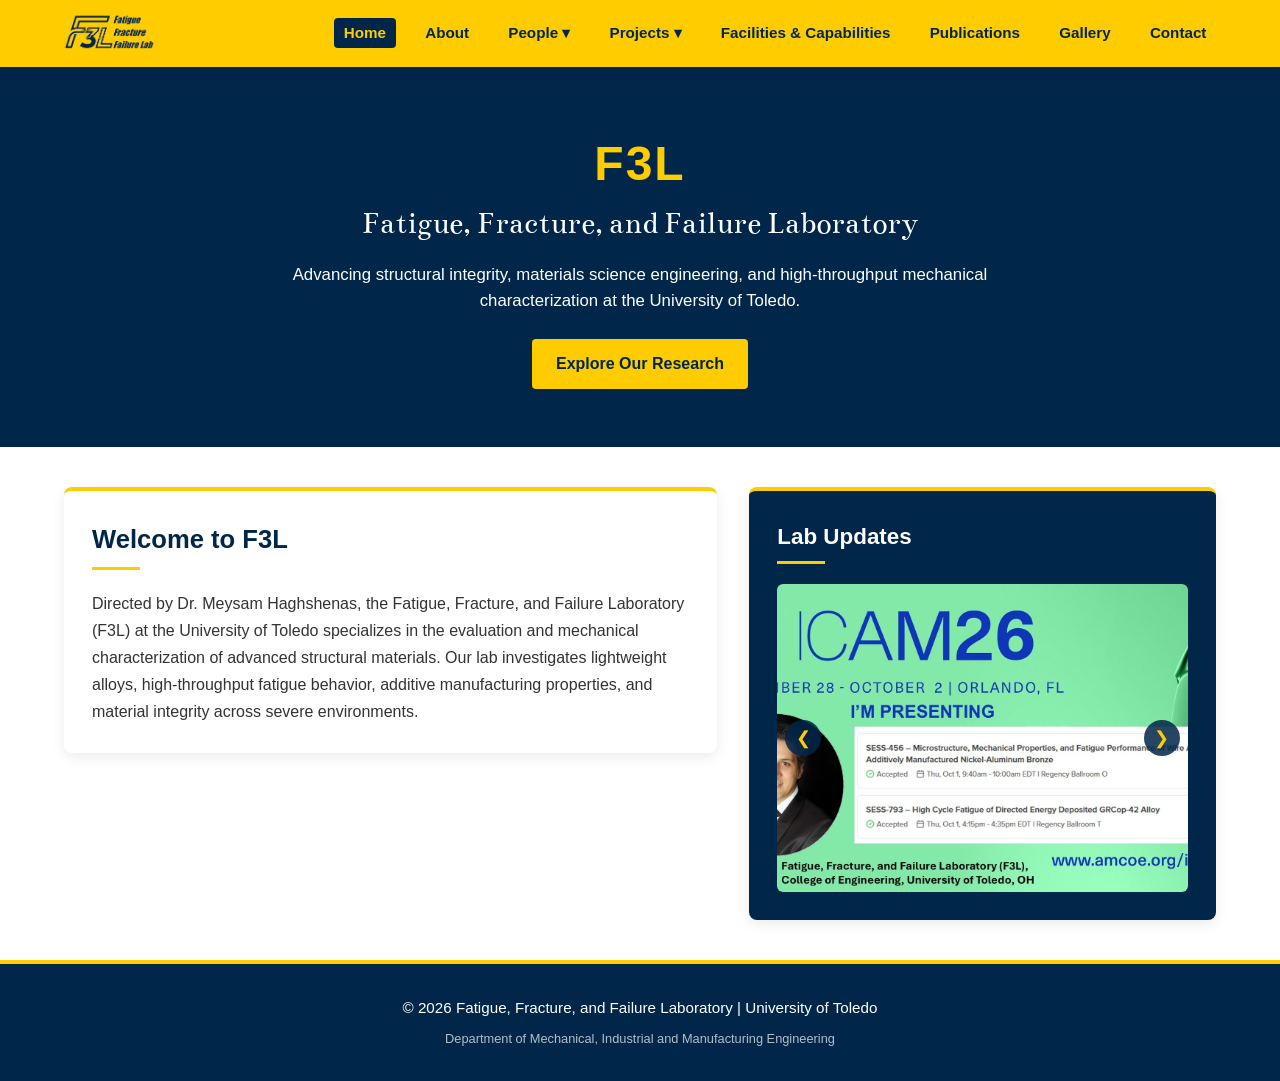
<file: index.html>
<!DOCTYPE html>
<html lang="en">
<head>
    <meta charset="UTF-8">
    <meta name="viewport" content="width=device-width, initial-scale=1.0">
    <title>F3L Laboratory | University of Toledo</title>
    <link rel="shortcut icon" href="images/f3l.png">
    <link rel="stylesheet" href="css/styles.css">
    <link rel="preconnect" href="https://fonts.googleapis.com">
    <link rel="preconnect" href="https://fonts.gstatic.com" crossorigin>
    <link href="https://fonts.googleapis.com/css2?family=Bentham&display=swap" rel="stylesheet">
</head>
<body>

    <header>
        <div class="nav-container">
            <div class="logo-image-container">
                <a href="index.html">
                    <img src="images/f3l-logo.png" alt="F3L - Fatigue, Fracture, and Failure Lab Logo" class="nav-logo">
                </a>
            </div>
            <nav>
                <ul>
                    <li><a href="index.html" class="active">Home</a></li>
                    <li><a href="about.html">About</a></li>
                    <li class="dropdown">
                        <a href="#" class="dropdown-toggle">People ▾</a>
                        <ul class="dropdown-menu">
                            <li><a href="members.html">Lab Members</a></li>
                            <li><a href="alumni.html">Alumni</a></li>
                        </ul>
                    </li>
                    <li class="dropdown">
                        <a href="#" class="dropdown-toggle">Projects ▾</a>
                        <ul class="dropdown-menu">
                            <li><a href="active-projects.html">Active Projects</a></li>
                            <li><a href="closed-projects.html">Closed Projects</a></li>
                        </ul>
                    </li>
                    <li><a href="facilities&capabilities.html">Facilities & Capabilities</a></li>
                    <li><a href="publications.html">Publications</a></li>
                    <li><a href="gallery.html">Gallery</a></li>
                    <li><a href="contact.html">Contact</a></li>
                </ul>
            </nav>
        </div>
    </header>

    <section class="hero-slideshow" id="heroSlideshow">
        <video class="hero-video" autoplay muted loop playsinline>
            <source src="images/lab video.mp4" type="video/mp4">
        </video>
        <div class="hero-overlay"></div>
        <div class="hero-content">
            <h1><span>F3L</span></h1>
            <h1 class="bentham-regular">Fatigue, Fracture, and Failure Laboratory</h1>
            <p id="heroCaption">Advancing structural integrity, materials science engineering, and high-throughput mechanical characterization at the University of Toledo.</p>
            <a href="publications.html" class="btn">Explore Our Research</a>
        </div>
    </section>

    <main>
        <div class="main-layout-container">
            <section class="overview-card">
                <h2>Welcome to F3L</h2>
                <div class="card-accent-bar"></div>
                <p>Directed by Dr. Meysam Haghshenas, the Fatigue, Fracture, and Failure Laboratory (F3L) at the University of Toledo specializes in the evaluation and mechanical characterization of advanced structural materials. Our lab investigates lightweight alloys, high-throughput fatigue behavior, additive manufacturing properties, and material integrity across severe environments.</p>
            </section>

            <aside class="updates-card">
                <h2>Lab Updates</h2>
                <div class="card-accent-bar"></div>
                <div class="slideshow-wrapper">
                    <a class="mySlides" href="https://www.linkedin.com/feed/update/urn:li:activity:7508543937066786817/" target="_blank" rel="noopener noreferrer">
                        <img src="images/CAM26.jpg" alt="ASTM ICAM 2026 Presentation">
                    </a>
                    <a class="mySlides" href="https://www.linkedin.com/feed/update/urn:li:activity:7515967793033302016/" target="_blank" rel="noopener noreferrer">
                        <img src="images/RammanMs&T26.jpg" alt="MS&T 2026 Conference Presentation">
                    </a>
                    <a class="mySlides" href="https://www.linkedin.com/feed/update/urn:li:activity:7516956609151979520/" target="_blank" rel="noopener noreferrer">
                        <img src="images/TasniaMS&T26.jpg" alt="Tasnia Pasha MS&T 2026 Presentation">
                    </a>
                    <a class="mySlides" href="https://www.linkedin.com/in/mohammadbagher-mahtabi-6b365b40/" target="_blank" rel="noopener noreferrer">
                        <img src="images/MohammadBleadershipAward.jpg" alt="MohammadBagher Mahtabi Leadership Award">
                    </a>
                     <a class="mySlides" href="https://www.toledoblade.com/local/education/2026/03/11/ut-gets-2-federal-grants-to-study-advanced-materials-durability/stories/20260311097" target="_blank" rel="noopener noreferrer">
                        <img src="images/group photo.jpg" alt="Group Photo">
                    </a>


                    <button type="button" class="slide-nav-btn prev" onclick="plusDivs(-1)" aria-label="Previous slide">&#10094;</button>
                    <button type="button" class="slide-nav-btn next" onclick="plusDivs(1)" aria-label="Next slide">&#10095;</button>
                </div>
            </aside>
        </div>
    </main>

    <footer>
        <div class="footer-credits">
            <p>&copy; 2026 Fatigue, Fracture, and Failure Laboratory | University of Toledo</p>
            <p style="opacity: 0.7; font-size: 0.8rem; margin-top: 0.5rem;">Department of Mechanical, Industrial and Manufacturing Engineering</p>
        </div>
    </footer>

    <script src="js/home.js" defer></script>
</body>
</html>
</file>
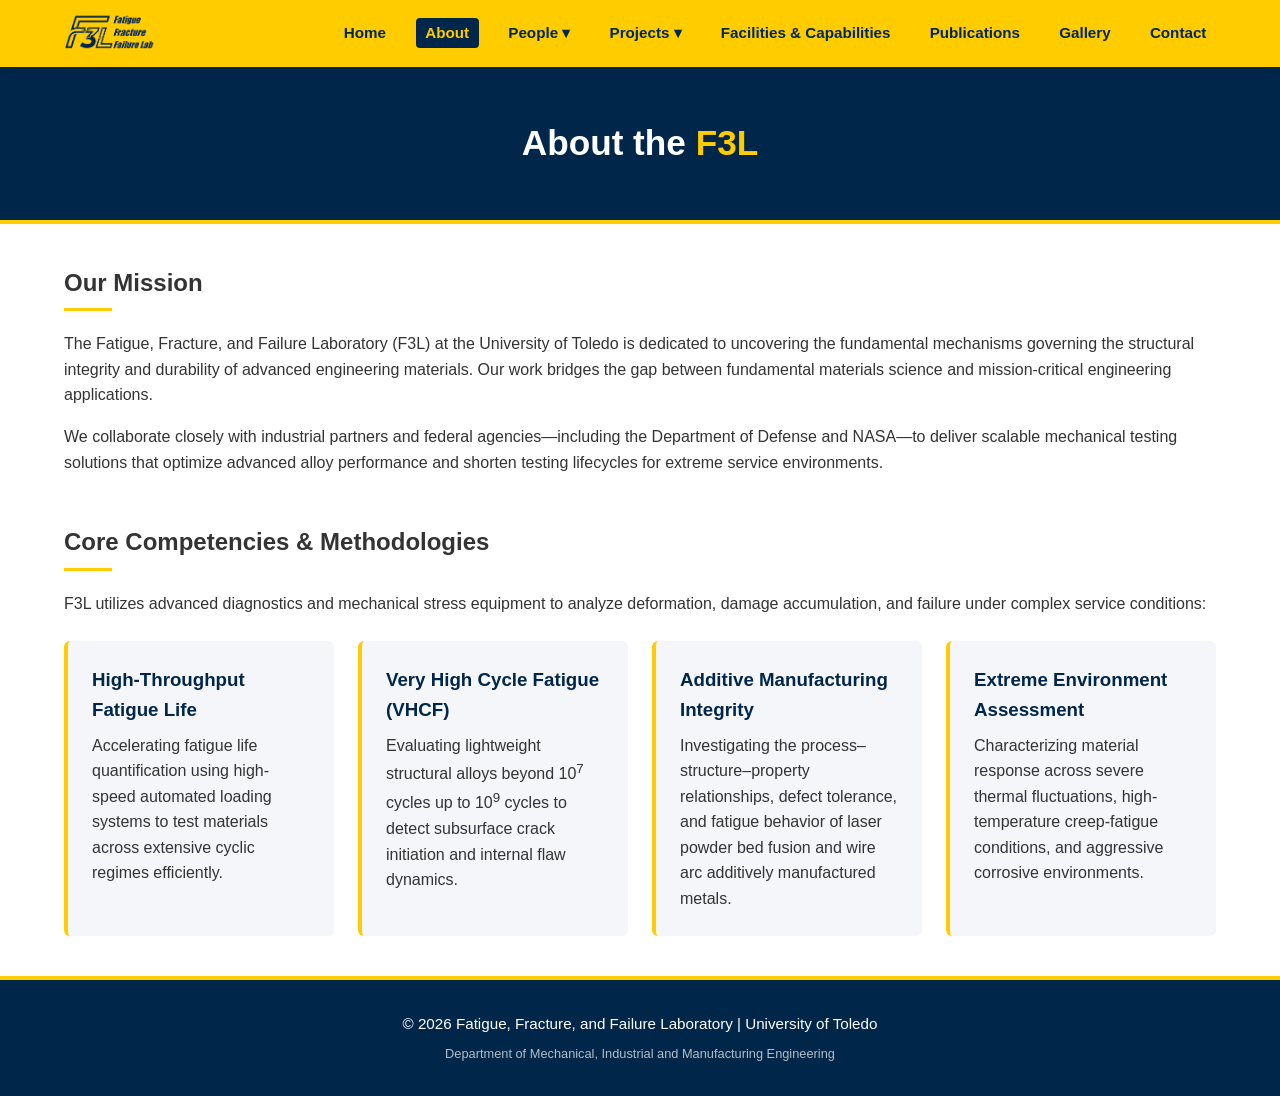
<file: about.html>
<!DOCTYPE html>
<html lang="en">
<head>
    <meta charset="UTF-8">
    <meta name="viewport" content="width=device-width, initial-scale=1.0">
    <title>About | F3L - Fatigue, Fracture, and Failure Laboratory</title>
    <link rel="shortcut icon" href="images/f3l.png">
    <link rel="stylesheet" href="css/styles.css">
</head>
<body>

    <header>
        <div class="nav-container">
            <div class="logo-image-container">
                <a href="index.html">
                    <img src="images/f3l-logo.png" alt="F3L - Fatigue, Fracture, and Failure Lab Logo" class="nav-logo">
                </a>
            </div>
            <nav>
                <ul>
                    <li><a href="index.html">Home</a></li>
                    <li><a href="about.html" class="active">About</a></li>
                    <li class="dropdown">
                        <a href="#" class="dropdown-toggle">People ▾</a>
                        <ul class="dropdown-menu">
                            <li><a href="members.html">Lab Members</a></li>
                            <li><a href="alumni.html">Alumni</a></li>
                        </ul>
                    </li>
                    <li class="dropdown">
                        <a href="#" class="dropdown-toggle">Projects ▾</a>
                        <ul class="dropdown-menu">
                            <li><a href="active-projects.html">Active Projects</a></li>
                            <li><a href="closed-projects.html">Closed Projects</a></li>
                        </ul>
                    </li>
                    <li><a href="facilities&capabilities.html">Facilities & Capabilities</a></li>
                    <li><a href="publications.html">Publications</a></li>
                    <li><a href="gallery.html">Gallery</a></li>
                    <li><a href="contact.html">Contact</a></li>
                </ul>
            </nav>
        </div>
    </header>

    <div class="page-banner">
        <h1>About the <span>F3L</span></h1>
    </div>

    <main>
        <section>
            <h2>Our Mission</h2>
            <div class="card-accent-bar"></div>
            <p>The Fatigue, Fracture, and Failure Laboratory (F3L) at the University of Toledo is dedicated to uncovering the fundamental mechanisms governing the structural integrity and durability of advanced engineering materials. Our work bridges the gap between fundamental materials science and mission-critical engineering applications.</p>
            <p style="margin-top: 1rem;">We collaborate closely with industrial partners and federal agencies—including the Department of Defense and NASA—to deliver scalable mechanical testing solutions that optimize advanced alloy performance and shorten testing lifecycles for extreme service environments.</p>
        </section>

        <section style="margin-top: 3rem;">
            <h2>Core Competencies &amp; Methodologies</h2>
            <div class="card-accent-bar"></div>
            <p>F3L utilizes advanced diagnostics and mechanical stress equipment to analyze deformation, damage accumulation, and failure under complex service conditions:</p>
            
            <div class="grid-capabilities">
                <div class="capability-card">
                    <h3>High-Throughput Fatigue Life</h3>
                    <p>Accelerating fatigue life quantification using high-speed automated loading systems to test materials across extensive cyclic regimes efficiently.</p>
                </div>
                <div class="capability-card">
                    <h3>Very High Cycle Fatigue (VHCF)</h3>
                    <p>Evaluating lightweight structural alloys beyond 10<sup>7</sup> cycles up to 10<sup>9</sup> cycles to detect subsurface crack initiation and internal flaw dynamics.</p>
                </div>
                <div class="capability-card">
                    <h3>Additive Manufacturing Integrity</h3>
                    <p>Investigating the process–structure–property relationships, defect tolerance, and fatigue behavior of laser powder bed fusion and wire arc additively manufactured metals.</p>
                </div>
                <div class="capability-card">
                    <h3>Extreme Environment Assessment</h3>
                    <p>Characterizing material response across severe thermal fluctuations, high-temperature creep-fatigue conditions, and aggressive corrosive environments.</p>
                </div>
            </div>
        </section>
    </main>

    <footer>
        <div class="footer-credits">
            <p>&copy; 2026 Fatigue, Fracture, and Failure Laboratory | University of Toledo</p>
            <p style="opacity: 0.7; font-size: 0.8rem; margin-top: 0.5rem;">Department of Mechanical, Industrial and Manufacturing Engineering</p>
        </div>
    </footer>
</body>
</html>
</file>
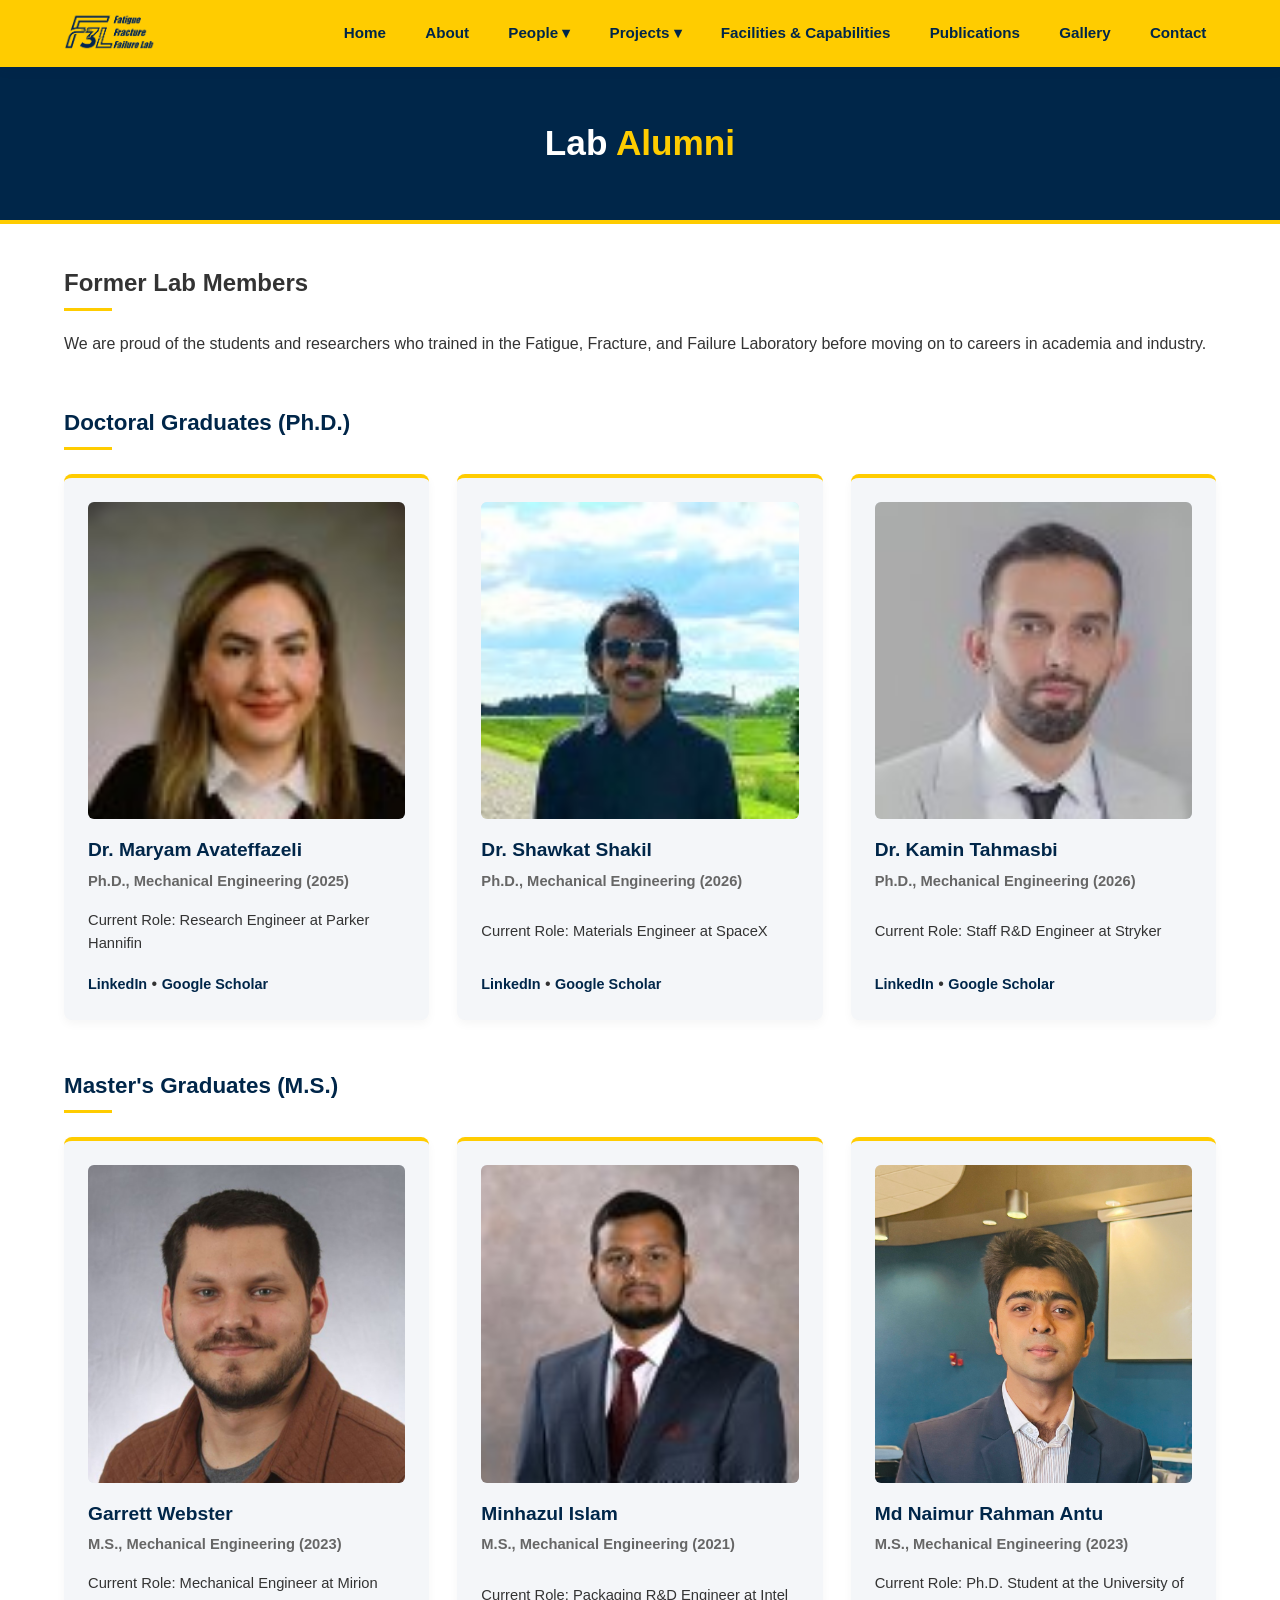
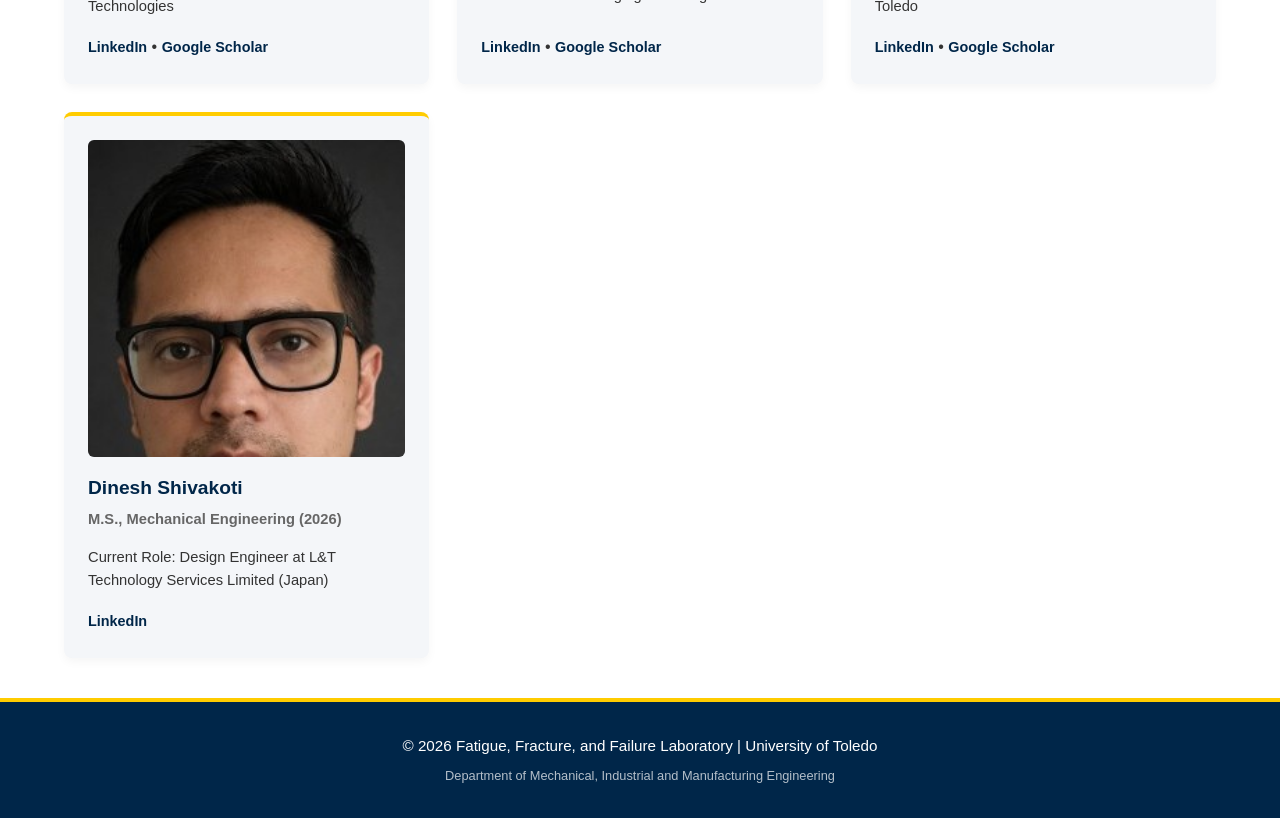
<file: alumni.html>
<!DOCTYPE html>
<html lang="en">
<head>
    <meta charset="UTF-8">
    <meta name="viewport" content="width=device-width, initial-scale=1.0">
    <title>Lab Alumni | F3L - Fatigue, Fracture, and Failure Laboratory</title>
    <link rel="shortcut icon" href="images/f3l.png">
    <link rel="stylesheet" href="css/styles.css">
</head>
<body>

    <header>
        <div class="nav-container">
            <div class="logo-image-container">
                <a href="index.html">
                    <img src="images/f3l-logo.png" alt="F3L - Fatigue, Fracture, and Failure Lab Logo" class="nav-logo">
                </a>
            </div>
            <nav>
                <ul>
                    <li><a href="index.html">Home</a></li>
                    <li><a href="about.html">About</a></li>
                    <li class="dropdown">
                        <a href="#" class="dropdown-toggle">People ▾</a>
                        <ul class="dropdown-menu">
                            <li><a href="members.html">Lab Members</a></li>
                            <li><a href="alumni.html" class="active">Alumni</a></li>
                        </ul>
                    </li>
                    <li class="dropdown">
                        <a href="#" class="dropdown-toggle">Projects ▾</a>
                        <ul class="dropdown-menu">
                            <li><a href="active-projects.html">Active Projects</a></li>
                            <li><a href="closed-projects.html">Closed Projects</a></li>
                        </ul>
                    </li>
                    <li><a href="facilities&capabilities.html">Facilities & Capabilities</a></li>
                    <li><a href="publications.html">Publications</a></li>
                    <li><a href="gallery.html">Gallery</a></li>
                    <li><a href="contact.html">Contact</a></li>
                </ul>
            </nav>
        </div>
    </header>

    <div class="page-banner">
        <h1>Lab <span>Alumni</span></h1>
    </div>

    <main>
        <section>
            <h2>Former Lab Members</h2>
            <div class="card-accent-bar"></div>
            <p>We are proud of the students and researchers who trained in the Fatigue, Fracture, and Failure Laboratory before moving on to careers in academia and industry.</p>

            <h3 style="margin-top: 3rem; color: var(--ut-navy); font-size: 1.4rem;">Doctoral Graduates (Ph.D.)</h3>
            <div class="card-accent-bar"></div>
            <div class="profile-grid">
                <div class="profile-card">
                    <img src="images/Maryam Avatefazeli.jpg" alt="Dr. Maryam Avateffazeli">
                    <h3>Dr. Maryam Avateffazeli</h3>
                    <p class="member-role">Ph.D., Mechanical Engineering (2025)</p>
                    <p>Current Role: Research Engineer at Parker Hannifin</p>
                    <div class="alumni-links">
                        <a href="https://www.linkedin.com/in/maryam-avateffazeli/" target="_blank" rel="noopener noreferrer">LinkedIn</a> &bull;
                        <a href="https://scholar.google.com/citations?user=jf9o7esAAAAJ&hl=en" target="_blank" rel="noopener noreferrer">Google Scholar</a>
                    </div>
                </div>

                <div class="profile-card">
                    <img src="images/Shawkal shakil.jpg" alt="Dr. Shawkat Shakil">
                    <h3>Dr. Shawkat Shakil</h3>
                    <p class="member-role">Ph.D., Mechanical Engineering (2026)</p>
                    <p>Current Role: Materials Engineer at SpaceX</p>
                    <div class="alumni-links">
                        <a href="https://www.linkedin.com/in/shawkats/" target="_blank" rel="noopener noreferrer">LinkedIn</a> &bull;
                        <a href="https://scholar.google.com/citations?user=njBaum4AAAAJ&hl=en" target="_blank" rel="noopener noreferrer">Google Scholar</a>
                    </div>
                </div>

                <div class="profile-card">
                    <img src="images/Kamin Tahmasbi.jpg" alt="Dr. Kamin Tahmasbi">
                    <h3>Dr. Kamin Tahmasbi</h3>
                    <p class="member-role">Ph.D., Mechanical Engineering (2026)</p>
                    <p>Current Role: Staff R&amp;D Engineer at Stryker</p>
                    <div class="alumni-links">
                        <a href="https://www.linkedin.com/in/kamint/" target="_blank" rel="noopener noreferrer">LinkedIn</a> &bull;
                        <a href="https://scholar.google.com/citations?user=U-lY3F8AAAAJ&hl=en" target="_blank" rel="noopener noreferrer">Google Scholar</a>
                    </div>
                </div>
            </div>

            <h3 style="margin-top: 3rem; color: var(--ut-navy); font-size: 1.4rem;">Master's Graduates (M.S.)</h3>
            <div class="card-accent-bar"></div>
            <div class="profile-grid">
                <div class="profile-card">
                    <img src="images/Garret Wesbter.jpg" alt="Garrett Webster">
                    <h3>Garrett Webster</h3>
                    <p class="member-role">M.S., Mechanical Engineering (2023)</p>
                    <p>Current Role: Mechanical Engineer at Mirion Technologies</p>
                    <div class="alumni-links">
                        <a href="https://www.linkedin.com/in/garrett-webster-021689116/" target="_blank" rel="noopener noreferrer">LinkedIn</a> &bull;
                        <a href="https://scholar.google.com/citations?user=A8nKiCEAAAAJ&hl=en" target="_blank" rel="noopener noreferrer">Google Scholar</a>
                    </div>
                </div>

                <div class="profile-card">
                    <img src="images/Minhazul Islam.jpg" alt="Minhazul Islam">
                    <h3>Minhazul Islam</h3>
                    <p class="member-role">M.S., Mechanical Engineering (2021)</p>
                    <p>Current Role: Packaging R&amp;D Engineer at Intel</p>
                    <div class="alumni-links">
                        <a href="https://www.linkedin.com/in/minhazulislam29/" target="_blank" rel="noopener noreferrer">LinkedIn</a> &bull;
                        <a href="https://scholar.google.com/citations?user=cvGN1zMAAAAJ&hl=en" target="_blank" rel="noopener noreferrer">Google Scholar</a>
                    </div>
                </div>

                <div class="profile-card">
                    <img src="images/Antu-Md-Naimur-Rahman.jpg" alt="Md Naimur Rahman Antu">
                    <h3>Md Naimur Rahman Antu</h3>
                    <p class="member-role">M.S., Mechanical Engineering (2023)</p>
                    <p>Current Role: Ph.D. Student at the University of Toledo</p>
                    <div class="alumni-links">
                        <a href="https://www.linkedin.com/in/naimur-antu/" target="_blank" rel="noopener noreferrer">LinkedIn</a> &bull;
                        <a href="https://scholar.google.com/citations?user=87K8FIsAAAAJ&hl=en" target="_blank" rel="noopener noreferrer">Google Scholar</a>
                    </div>
                </div>

                <div class="profile-card">
                    <img src="images/Dinesh SHIVAKOTI.jpg" alt="Dinesh Shivakoti">
                    <h3>Dinesh Shivakoti</h3>
                    <p class="member-role">M.S., Mechanical Engineering (2026)</p>
                    <p>Current Role: Design Engineer at L&amp;T Technology Services Limited (Japan)</p>
                    <div class="alumni-links">
                        <a href="https://www.linkedin.com/in/dinesh-shivakoti/" target="_blank" rel="noopener noreferrer">LinkedIn</a>
                    </div>
                </div>
            </div>
        </section>
    </main>

    <footer>
        <div class="footer-credits">
            <p>&copy; 2026 Fatigue, Fracture, and Failure Laboratory | University of Toledo</p>
            <p style="opacity: 0.7; font-size: 0.8rem; margin-top: 0.5rem;">Department of Mechanical, Industrial and Manufacturing Engineering</p>
        </div>
    </footer>
</body>
</html>
</file>
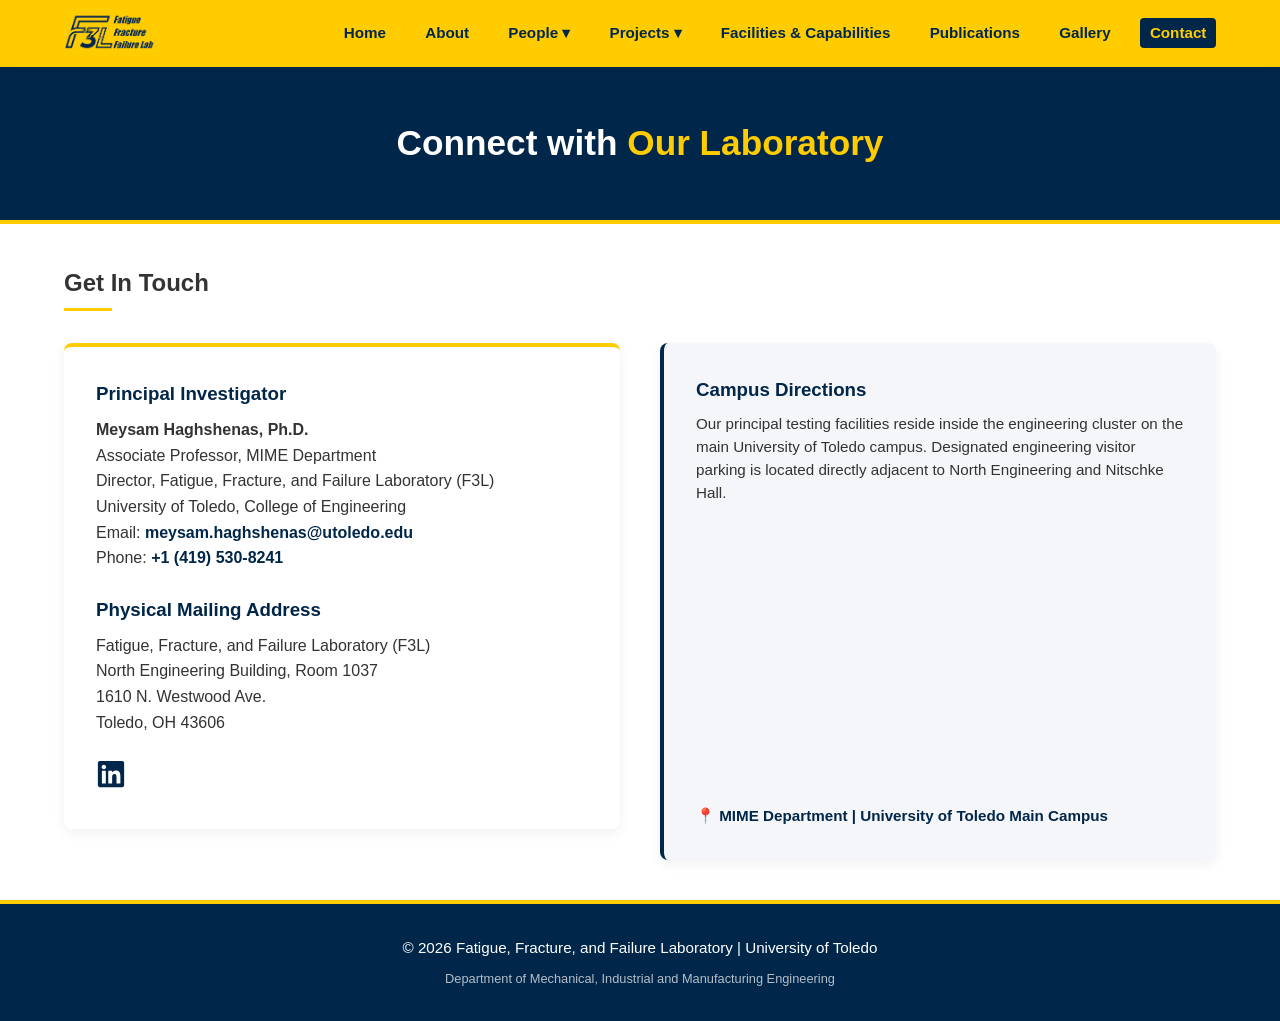
<file: contact.html>
<!DOCTYPE html>
<html lang="en">
<head>
    <meta charset="UTF-8">
    <meta name="viewport" content="width=device-width, initial-scale=1.0">
    <title>Contact Us | F3L - Fatigue, Fracture, and Failure Laboratory</title>
    <link rel="shortcut icon" href="images/f3l.png">
    <link rel="stylesheet" href="css/styles.css">
</head>
<body>

    <header>
        <div class="nav-container">
            <div class="logo-image-container">
                <a href="index.html">
                    <img src="images/f3l-logo.png" alt="F3L - Fatigue, Fracture, and Failure Lab Logo" class="nav-logo">
                </a>
            </div>
            <nav>
                <ul>
                    <li><a href="index.html">Home</a></li>
                    <li><a href="about.html">About</a></li>
                    <li class="dropdown">
                        <a href="#" class="dropdown-toggle">People ▾</a>
                        <ul class="dropdown-menu">
                            <li><a href="members.html">Lab Members</a></li>
                            <li><a href="alumni.html">Alumni</a></li>
                        </ul>
                    </li>
                    <li class="dropdown">
                        <a href="#" class="dropdown-toggle">Projects ▾</a>
                        <ul class="dropdown-menu">
                            <li><a href="active-projects.html">Active Projects</a></li>
                            <li><a href="closed-projects.html">Closed Projects</a></li>
                        </ul>
                    </li>
                    <li><a href="facilities&capabilities.html">Facilities & Capabilities</a></li>
                    <li><a href="publications.html">Publications</a></li>
                    <li><a href="gallery.html">Gallery</a></li>
                    <li><a href="contact.html" class="active">Contact</a></li>
                </ul>
            </nav>
        </div>
    </header>

    <div class="page-banner">
        <h1>Connect with <span>Our Laboratory</span></h1>
    </div>

    <main>
        <section>
            <h2>Get In Touch</h2>
            <div class="card-accent-bar"></div>
            <div class="contact-layout">
                <div class="contact-info-block">
                    <h3 style="color: var(--ut-navy); margin-bottom: 0.5rem;">Principal Investigator</h3>
                    <p style="margin-bottom: 1.5rem; line-height: 1.6;">
                        <strong>Meysam Haghshenas, Ph.D.</strong><br>
                        Associate Professor, MIME Department<br>
                        Director, Fatigue, Fracture, and Failure Laboratory (F3L)<br>
                        University of Toledo, College of Engineering<br>
                        Email: <a href="mailto:meysam.haghshenas@utoledo.edu" style="color: var(--ut-navy); font-weight: bold; text-decoration: none;">meysam.haghshenas@utoledo.edu</a><br>
                        Phone: <a href="tel:+14195308241" style="color: var(--ut-navy); font-weight: bold; text-decoration: none;">+1 (419) 530-8241</a>
                    </p>
                    
                    <h3 style="color: var(--ut-navy); margin-bottom: 0.5rem;">Physical Mailing Address</h3>
                    <p style="line-height: 1.6; margin-bottom: 1.5rem;">
                        Fatigue, Fracture, and Failure Laboratory (F3L)<br>
                        North Engineering Building, Room 1037<br>
                        1610 N. Westwood Ave.<br>
                        Toledo, OH 43606
                    </p>

                    <a href="https://www.linkedin.com/company/f3ltoledo/" target="_blank" rel="noopener noreferrer" class="linkedin-link" aria-label="F3L LinkedIn Organization Page">
                        <svg xmlns="http://www.w3.org/2000/svg" viewBox="0 0 448 512" width="30" height="30">
                            <path d="M416 32H31.9C14.3 32 0 46.5 0 64.3v383.4C0 465.5 14.3 480 31.9 480H416c17.6 0 32-14.5 32-32.3V64.3c0-17.8-14.4-32.3-32-32.3zM135.4 416H69V202.2h66.5V416zm-33.2-243c-21.3 0-38.5-17.3-38.5-38.5S80.9 96 102.2 96c21.2 0 38.5 17.3 38.5 38.5 0 21.3-17.2 38.5-38.5 38.5zm282.1 243h-66.4V312c0-24.8-.5-56.7-34.5-56.7-34.6 0-39.9 27-39.9 54.9V416h-66.4V202.2h63.7v29.2h.9c8.9-16.8 30.6-34.5 62.9-34.5 67.2 0 79.7 44.3 79.7 101.9V416z"/>
                        </svg>
                    </a>
                </div>

                <div class="contact-location-block">
                    <h3 style="color: var(--ut-navy); margin-bottom: 0.5rem;">Campus Directions</h3>
                    <p style="font-size: 0.95rem; margin-bottom: 1rem; line-height: 1.5;">
                        Our principal testing facilities reside inside the engineering cluster on the main University of Toledo campus. Designated engineering visitor parking is located directly adjacent to North Engineering and Nitschke Hall.
                    </p>

                    <iframe
                        src="https://www.google.com/maps?q=Nitschke+Hall+1610+N+Westwood+Ave+Toledo+OH+43606&output=embed"
                        width="100%"
                        height="260"
                        style="border: 0; border-radius: 6px;"
                        loading="lazy"
                        referrerpolicy="no-referrer-when-downgrade"
                        title="Map to F3L Lab, University of Toledo">
                    </iframe>

                    <p style="font-size: 0.95rem; font-weight: bold; color: var(--ut-navy); margin-top: 1rem;">
                        📍 MIME Department | University of Toledo Main Campus
                    </p>
                </div>
            </div>
        </section>
    </main>

    <footer>
        <div class="footer-credits">
            <p>&copy; 2026 Fatigue, Fracture, and Failure Laboratory | University of Toledo</p>
            <p style="opacity: 0.7; font-size: 0.8rem; margin-top: 0.5rem;">Department of Mechanical, Industrial and Manufacturing Engineering</p>
        </div>
    </footer>
</body>
</html>
</file>
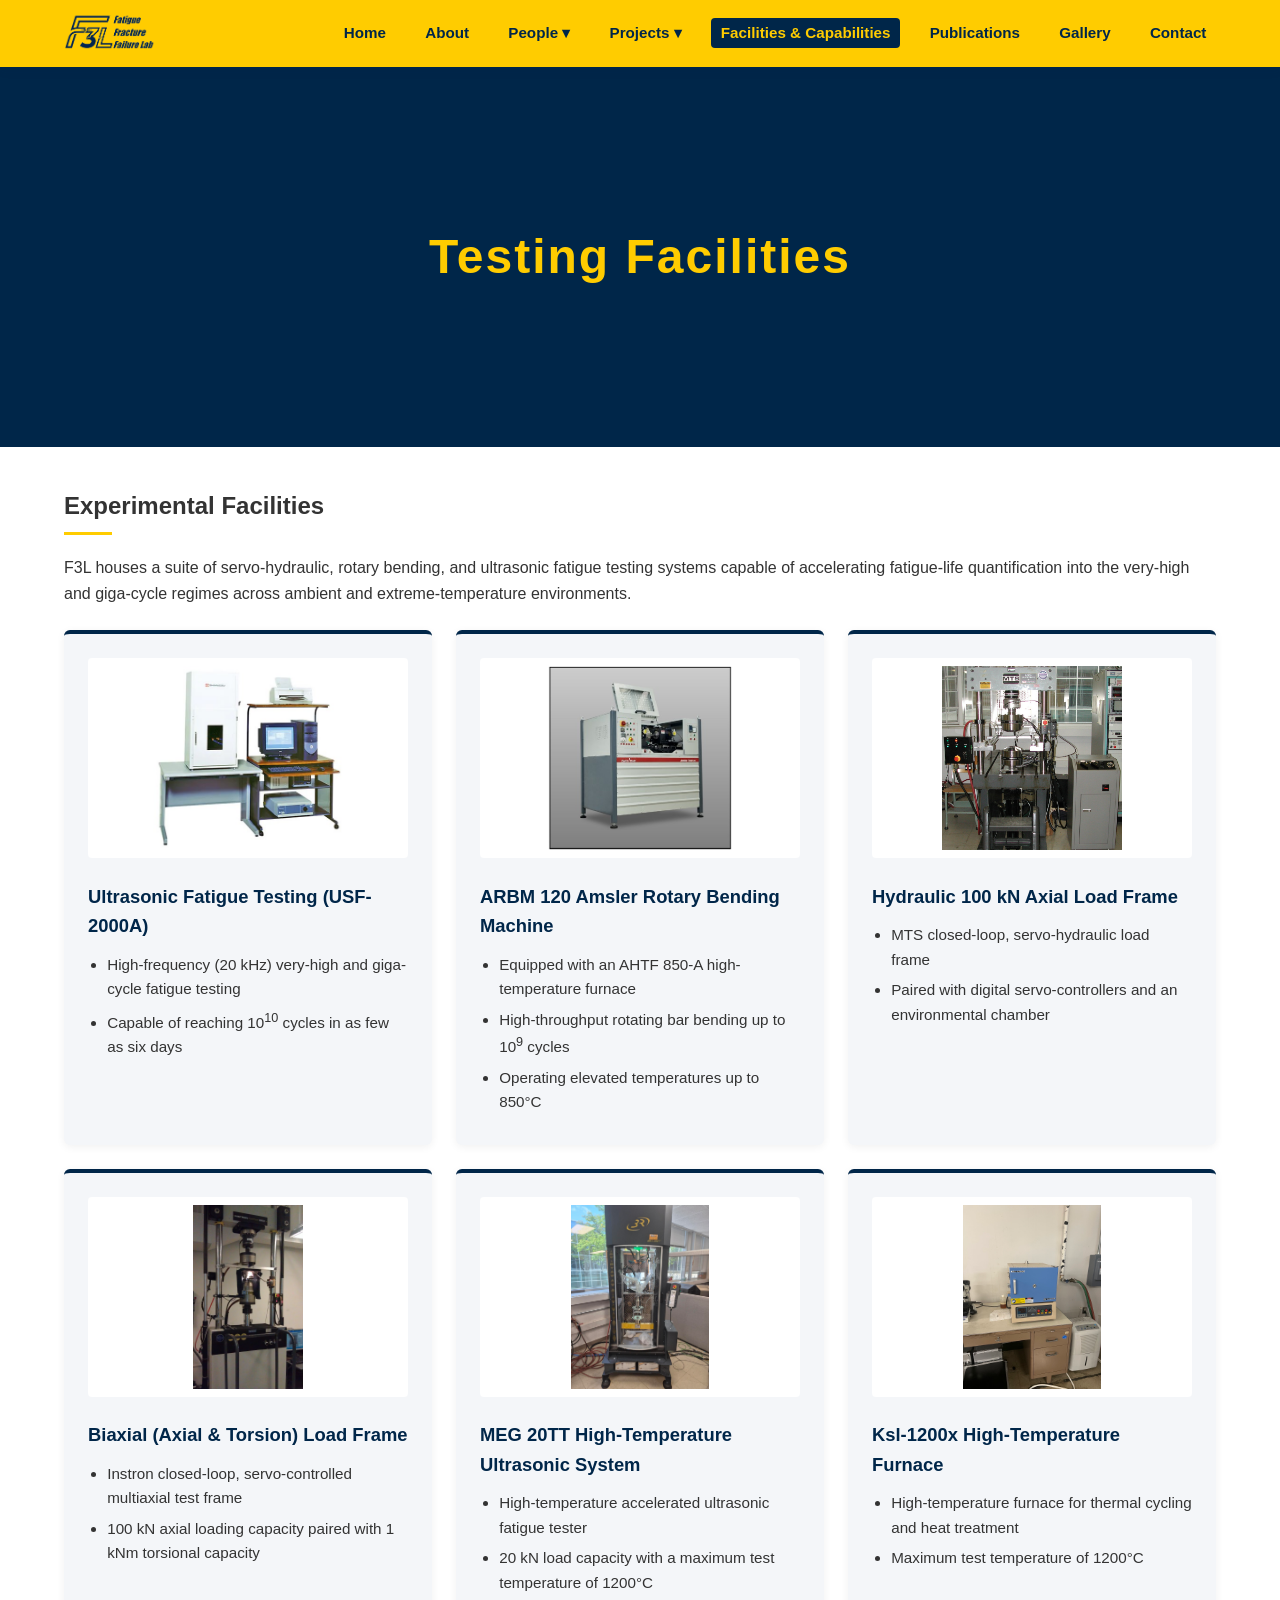
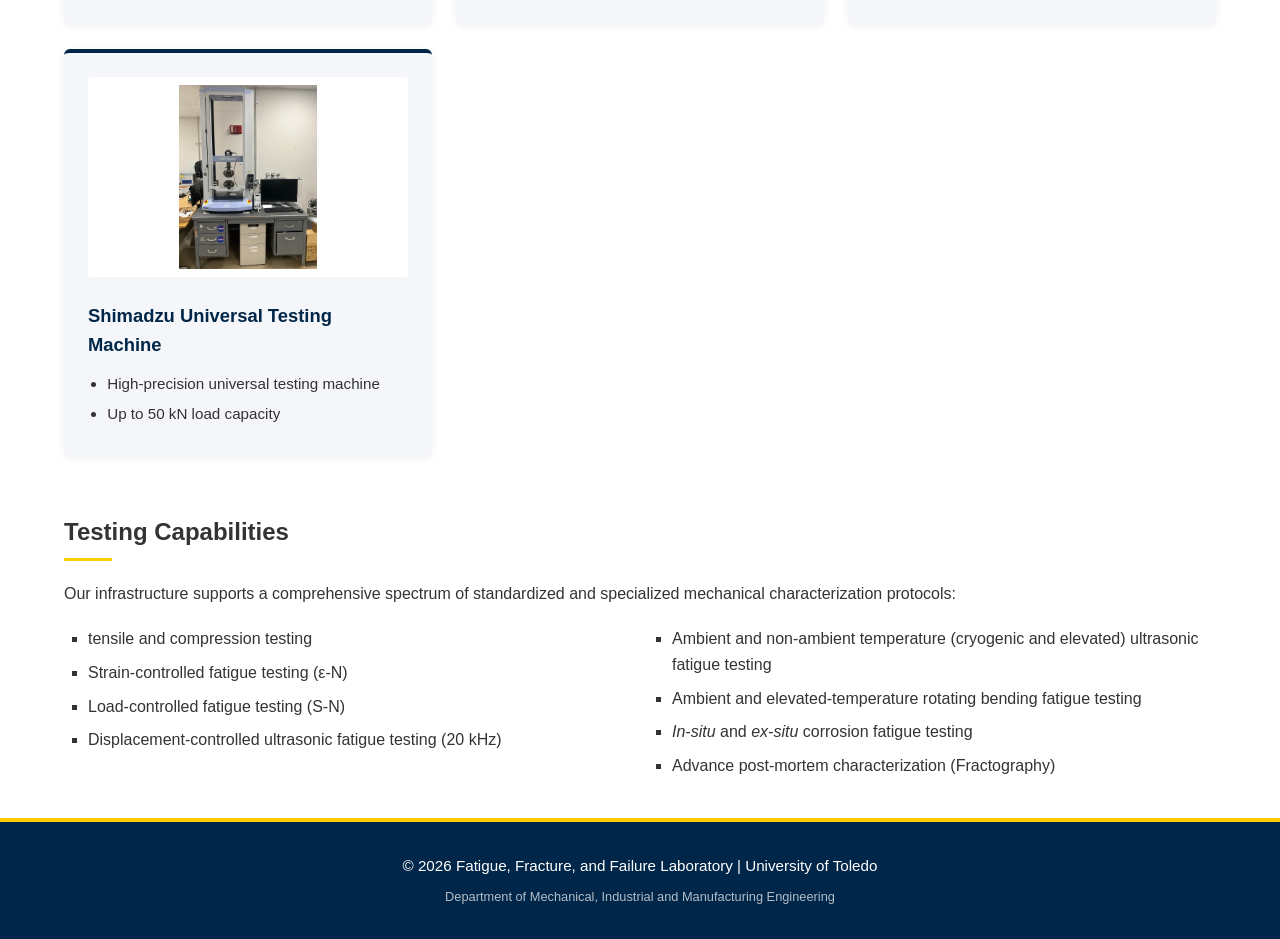
<file: facilities&capabilities.html>
<!DOCTYPE html>
<html lang="en">
<head>
    <meta charset="UTF-8">
    <meta name="viewport" content="width=device-width, initial-scale=1.0">
    <title>Facilities &amp; Capabilities | F3L - University of Toledo</title>
    <link rel="shortcut icon" href="images/f3l.png">
    <link rel="stylesheet" href="css/styles.css">
    <link rel="preconnect" href="https://fonts.googleapis.com">
    <link rel="preconnect" href="https://fonts.gstatic.com" crossorigin>
    <link href="https://fonts.googleapis.com/css2?family=Bentham&display=swap" rel="stylesheet">
</head>
<body>

    <header>
        <div class="nav-container">
            <div class="logo-image-container">
                <a href="index.html">
                    <img src="images/f3l-logo.png" alt="F3L - Fatigue, Fracture, and Failure Lab Logo" class="nav-logo">
                </a>
            </div>
            <nav>
                <ul>
                    <li><a href="index.html">Home</a></li>
                    <li><a href="about.html">About</a></li>
                    <li class="dropdown">
                        <a href="#" class="dropdown-toggle">People ▾</a>
                        <ul class="dropdown-menu">
                            <li><a href="members.html">Lab Members</a></li>
                            <li><a href="alumni.html">Alumni</a></li>
                        </ul>
                    </li>
                    <li class="dropdown">
                        <a href="#" class="dropdown-toggle">Projects ▾</a>
                        <ul class="dropdown-menu">
                            <li><a href="active-projects.html">Active Projects</a></li>
                            <li><a href="closed-projects.html">Closed Projects</a></li>
                        </ul>
                    </li>
                    <li><a href="facilities&capabilities.html" class="active">Facilities & Capabilities</a></li>
                    <li><a href="publications.html">Publications</a></li>
                    <li><a href="gallery.html">Gallery</a></li>
                    <li><a href="contact.html">Contact</a></li>
                </ul>
            </nav>
        </div>
    </header>

    <section class="hero-slideshow" id="heroSlideshow">
        <video class="hero-video" id="heroVideo" autoplay muted playsinline>
            <source src="images/lab video.mp4" type="video/mp4">
        </video>
        <div class="hero-overlay"></div>
        <div class="hero-content">
            <h1><span>Testing Facilities</span></h1>
        </div>
    </section>

    <main>
        <section>
            <h2>Experimental Facilities</h2>
            <div class="card-accent-bar"></div>
            <p>F3L houses a suite of servo-hydraulic, rotary bending, and ultrasonic fatigue testing systems capable of accelerating fatigue-life quantification into the very-high and giga-cycle regimes across ambient and extreme-temperature environments.</p>

            <div class="equipment-grid">
                <div class="equipment-card">
                    <img src="images/giga cycle fatigue 2.jpg" alt="Ultrasonic Fatigue Testing System, USF-2000A">
                    <h3>Ultrasonic Fatigue Testing (USF-2000A)</h3>
                    <ul>
                        <li>High-frequency (20 kHz) very-high and giga-cycle fatigue testing</li>
                        <li>Capable of reaching 10<sup>10</sup> cycles in as few as six days</li>
                    </ul>
                </div>

                <div class="equipment-card">
                    <img src="images/ARBM1.jpg" alt="ARBM 120 Amsler Rotary Bending Machine">
                    <h3>ARBM 120 Amsler Rotary Bending Machine</h3>
                    <ul>
                        <li>Equipped with an AHTF 850-A high-temperature furnace</li>
                        <li>High-throughput rotating bar bending up to 10<sup>9</sup> cycles</li>
                        <li>Operating elevated temperatures up to 850&deg;C</li>
                    </ul>
                </div>

                <div class="equipment-card">
                    <img src="images/hydraulic100Kn.jpg" alt="Hydraulic 100kN Axial Load Frame">
                    <h3>Hydraulic 100 kN Axial Load Frame</h3>
                    <ul>
                        <li>MTS closed-loop, servo-hydraulic load frame</li>
                        <li>Paired with digital servo-controllers and an environmental chamber</li>
                    </ul>
                </div>

                <div class="equipment-card">
                    <img src="images/multiaxial.jpg" alt="Biaxial Axial and Torsion Load Frame">
                    <h3>Biaxial (Axial &amp; Torsion) Load Frame</h3>
                    <ul>
                        <li>Instron closed-loop, servo-controlled multiaxial test frame</li>
                        <li>100 kN axial loading capacity paired with 1 kNm torsional capacity</li>
                    </ul>
                </div>

                <div class="equipment-card">
                    <img src="images/MEG20TT.jpg" alt="MEG 20TT High Temperature Ultrasonic Fatigue Tester">
                    <h3>MEG 20TT High-Temperature Ultrasonic System</h3>
                    <ul>
                        <li>High-temperature accelerated ultrasonic fatigue tester</li>
                        <li>20 kN load capacity with a maximum test temperature of 1200&deg;C</li>
                    </ul>
                </div>
                <div class="equipment-card">
                    <img src="images/Ksl-1200xfurnace.jpg" alt="Ksl-1200x Furnace">
                    <h3>Ksl-1200x High-Temperature Furnace</h3>
                    <ul>
                        <li>High-temperature furnace for thermal cycling and heat treatment</li>
                        <li>Maximum test temperature of 1200&deg;C</li>
                    </ul>
                </div>
                <div class="equipment-card">
                    <img src="images/Shimadzutensile tester.jpg" alt="Shimadzu Tensile Tester">
                    <h3>Shimadzu Universal Testing Machine</h3>
                    <ul>
                        <li>High-precision universal testing machine</li>
                        <li>Up to 50 kN load capacity</li>
                    </ul>
                </div>
            </div>
        </section>

        <section style="margin-top: 3.5rem;">
            <h2>Testing Capabilities</h2>
            <div class="card-accent-bar"></div>
            <p>Our infrastructure supports a comprehensive spectrum of standardized and specialized mechanical characterization protocols:</p>
            <ul class="capabilities-list">
                <li>tensile and compression testing</li>
                <li>Strain-controlled fatigue testing (&epsilon;-N)</li>
                <li>Load-controlled fatigue testing (S-N)</li>
                <li>Displacement-controlled ultrasonic fatigue testing (20 kHz)</li>
                <li>Ambient and non-ambient temperature (cryogenic and elevated) ultrasonic fatigue testing</li>
                <li>Ambient and elevated-temperature rotating bending fatigue testing</li>
                <li><em>In-situ</em> and <em>ex-situ</em> corrosion fatigue testing</li>
                <li>Advance post-mortem characterization (Fractography)</li>
            </ul>
        </section>
    </main>

    <footer>
        <div class="footer-credits">
            <p>&copy; 2026 Fatigue, Fracture, and Failure Laboratory | University of Toledo</p>
            <p style="opacity: 0.7; font-size: 0.8rem; margin-top: 0.5rem;">Department of Mechanical, Industrial and Manufacturing Engineering</p>
        </div>
    </footer>

    <script src="js/facilities.js" defer></script>
</body>
</html>
</file>
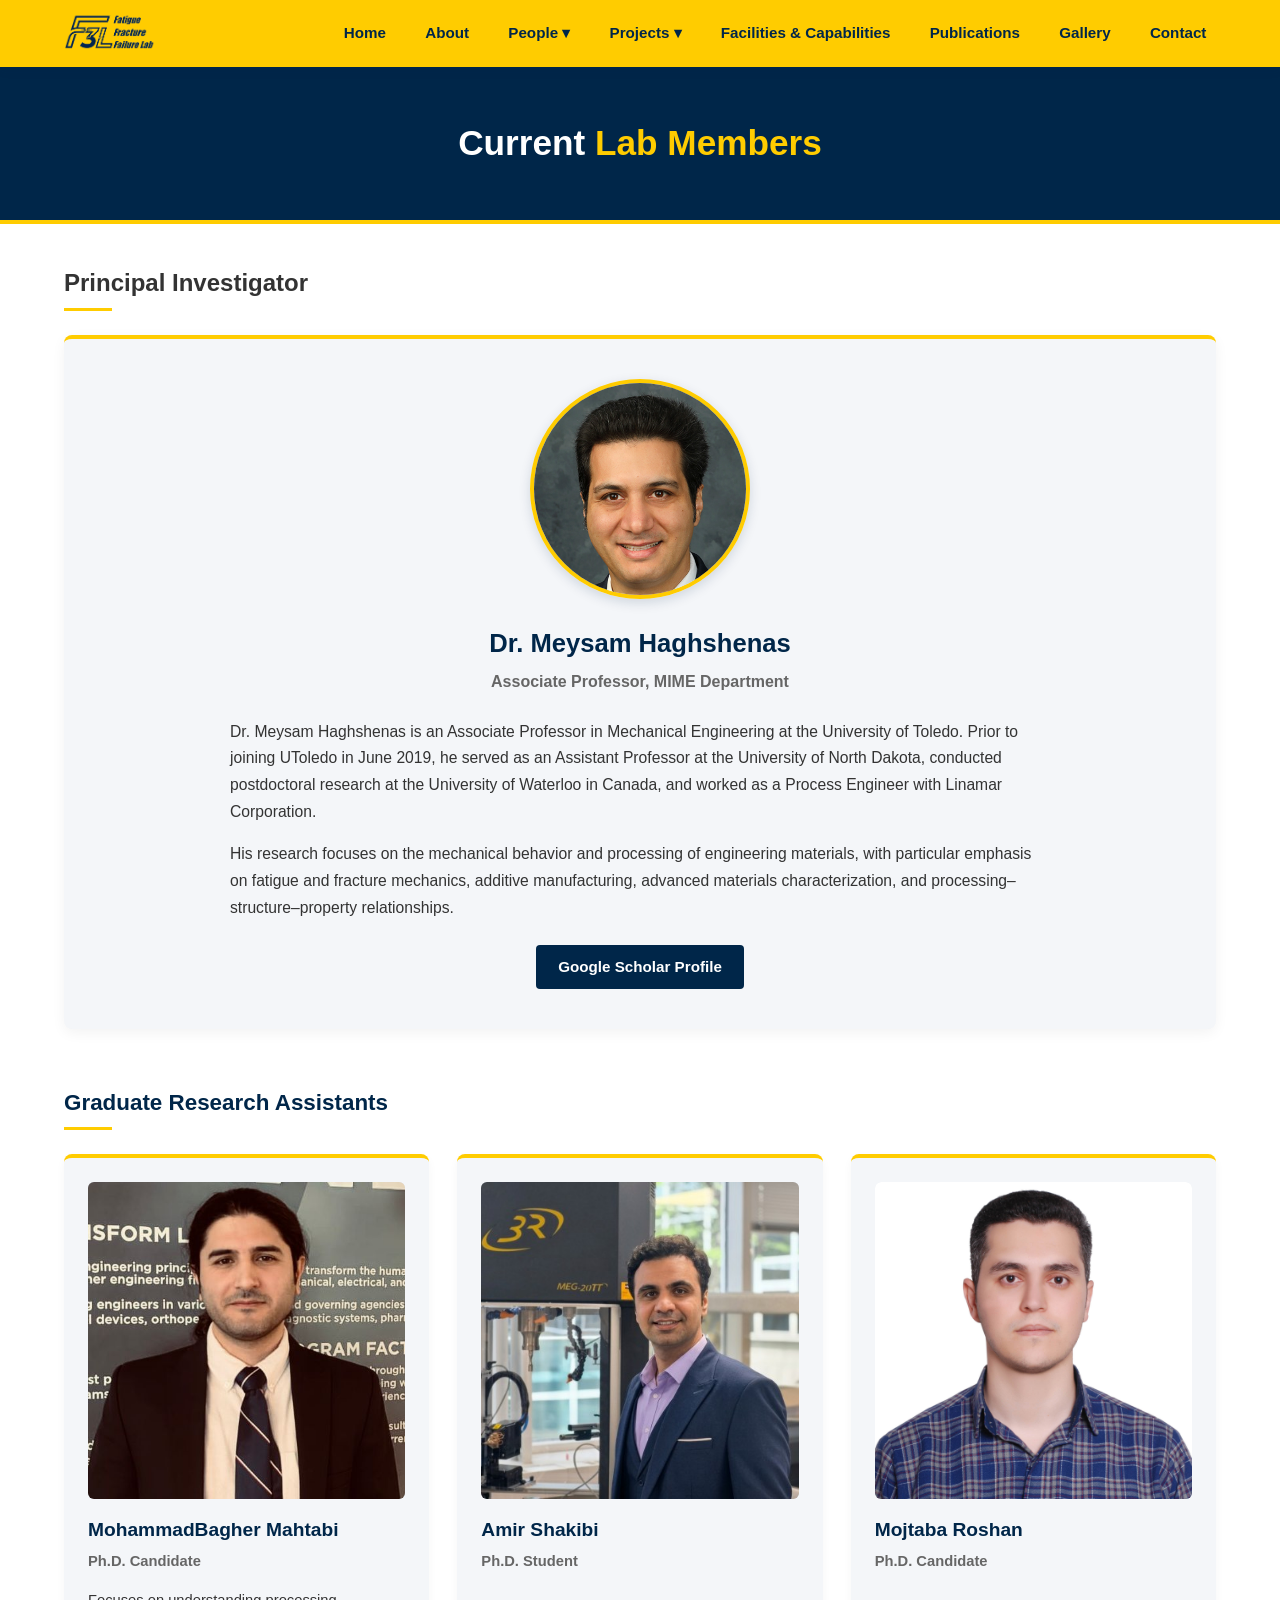
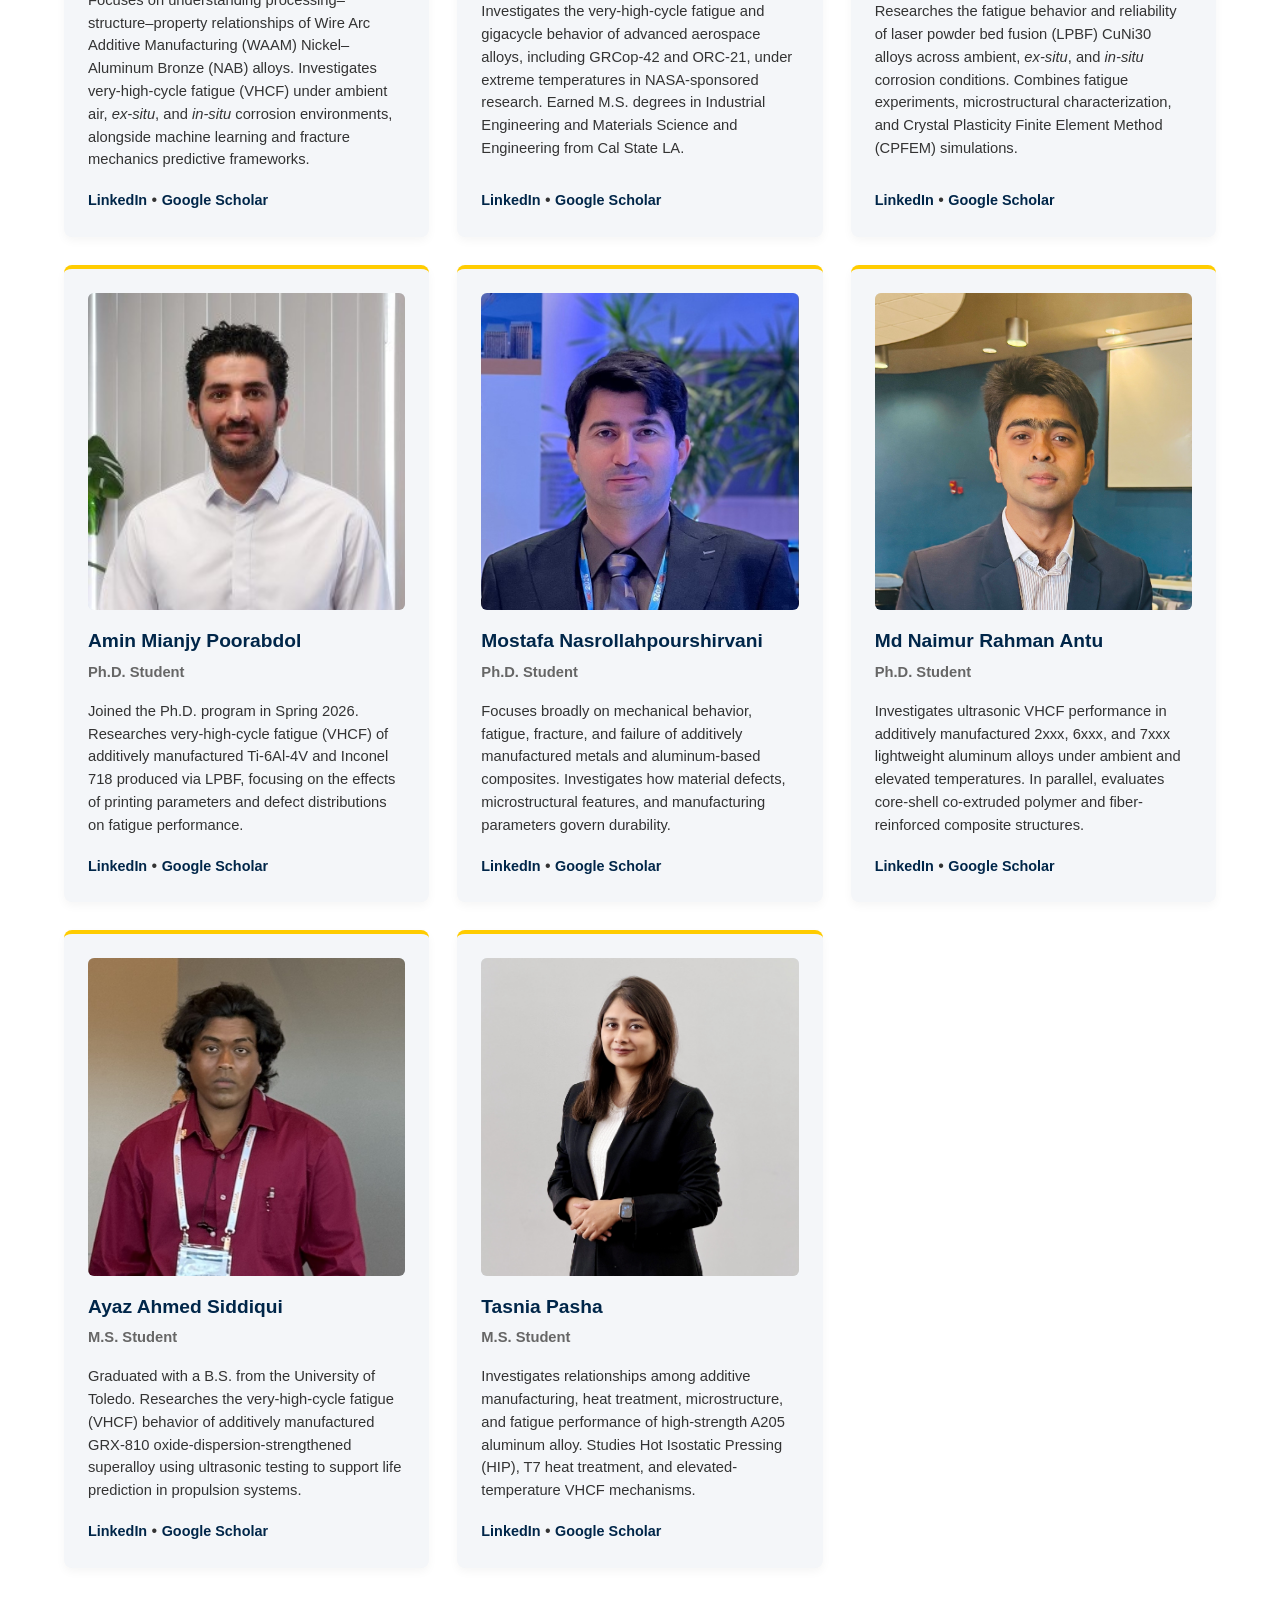
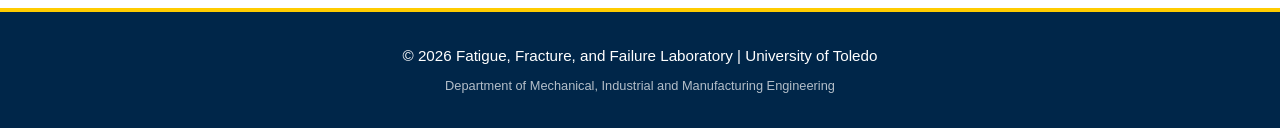
<file: members.html>
<!DOCTYPE html>
<html lang="en">
<head>
    <meta charset="UTF-8">
    <meta name="viewport" content="width=device-width, initial-scale=1.0">
    <title>Lab Members | F3L - Fatigue, Fracture, and Failure Laboratory</title>
    <link rel="shortcut icon" href="images/f3l.png">
    <link rel="stylesheet" href="css/styles.css">
</head>
<body>

    <header>
        <div class="nav-container">
            <div class="logo-image-container">
                <a href="index.html">
                    <img src="images/f3l-logo.png" alt="F3L - Fatigue, Fracture, and Failure Lab Logo" class="nav-logo">
                </a>
            </div>
            <nav>
                <ul>
                    <li><a href="index.html">Home</a></li>
                    <li><a href="about.html">About</a></li>
                    <li class="dropdown">
                        <a href="#" class="dropdown-toggle">People ▾</a>
                        <ul class="dropdown-menu">
                            <li><a href="members.html" class="active">Lab Members</a></li>
                            <li><a href="alumni.html">Alumni</a></li>
                        </ul>
                    </li>
                    <li class="dropdown">
                        <a href="#" class="dropdown-toggle">Projects ▾</a>
                        <ul class="dropdown-menu">
                            <li><a href="active-projects.html">Active Projects</a></li>
                            <li><a href="closed-projects.html">Closed Projects</a></li>
                        </ul>
                    </li>
                    <li><a href="facilities&capabilities.html">Facilities & Capabilities</a></li>
                    <li><a href="publications.html">Publications</a></li>
                    <li><a href="gallery.html">Gallery</a></li>
                    <li><a href="contact.html">Contact</a></li>
                </ul>
            </nav>
        </div>
    </header>

    <div class="page-banner">
        <h1>Current <span>Lab Members</span></h1>
    </div>

    <main>
        <section>
            <h2>Principal Investigator</h2>
    <div class="card-accent-bar"></div>

    <!-- Full-Width Featured Card with Centered Portrait -->
    <div class="pi-card">
        <img src="images/Meysam-Haghshenas.jpg" alt="Dr. Meysam Haghshenas">
        <h3>Dr. Meysam Haghshenas</h3>
        <p class="member-role">Associate Professor, MIME Department</p>

        <div class="pi-bio">
            <p>Dr. Meysam Haghshenas is an Associate Professor in Mechanical Engineering at the University of Toledo. Prior to joining UToledo in June 2019, he served as an Assistant Professor at the University of North Dakota, conducted postdoctoral research at the University of Waterloo in Canada, and worked as a Process Engineer with Linamar Corporation.</p>
            <p>His research focuses on the mechanical behavior and processing of engineering materials, with particular emphasis on fatigue and fracture mechanics, additive manufacturing, advanced materials characterization, and processing–structure–property relationships.</p>
        </div>

        <a href="https://scholar.google.com/citations?user=YW417wYAAAAJ&hl=en" target="_blank" rel="noopener noreferrer" class="profile-link">Google Scholar Profile</a>
    </div>

    <!-- Graduate Students Remain in the Standard Multi-Column Grid -->
    <h3 style="margin-top: 3.5rem; color: var(--ut-navy); font-size: 1.4rem;">Graduate Research Assistants</h3>
    <div class="card-accent-bar"></div>
    <div class="profile-grid">
                <div class="profile-card">
                    <img src="images/MbMahtabi.jpg" alt="MohammadBagher Mahtabi">
                    <h3>MohammadBagher Mahtabi</h3>
                    <p class="member-role">Ph.D. Candidate</p>
                    <p>Focuses on understanding processing–structure–property relationships of Wire Arc Additive Manufacturing (WAAM) Nickel–Aluminum Bronze (NAB) alloys. Investigates very-high-cycle fatigue (VHCF) under ambient air, <em>ex-situ</em>, and <em>in-situ</em> corrosion environments, alongside machine learning and fracture mechanics predictive frameworks.</p>
                    <div class="alumni-links">
                        <a href="https://www.linkedin.com/in/mohammadbagher-mahtabi-6b365b40/" target="_blank" rel="noopener noreferrer">LinkedIn</a> &bull;
                        <a href="https://scholar.google.com/citations?user=oqjypb4AAAAJ&hl=en" target="_blank" rel="noopener noreferrer">Google Scholar</a>
                    </div>
                </div>

                <div class="profile-card">
                    <img src="images/Amir-Shakibizadeh.jpg" alt="Amir Shakibi">
                    <h3>Amir Shakibi</h3>
                    <p class="member-role">Ph.D. Student</p>
                    <p>Investigates the very-high-cycle fatigue and gigacycle behavior of advanced aerospace alloys, including GRCop-42 and ORC-21, under extreme temperatures in NASA-sponsored research. Earned M.S. degrees in Industrial Engineering and Materials Science and Engineering from Cal State LA.</p>
                   <div class="alumni-links">
                        <a href="https://www.linkedin.com/in/amirshakibi/" target="_blank" rel="noopener noreferrer">LinkedIn</a> &bull;
                        <a href="https://scholar.google.com/citations?user=AVdJ16cAAAAJ&hl=en" target="_blank" rel="noopener noreferrer">Google Scholar</a>
                    </div>
                </div>

                <div class="profile-card">
                    <img src="images/MojtabaRoshan.jpg" alt="Mojtaba Roshan">
                    <h3>Mojtaba Roshan</h3>
                    <p class="member-role">Ph.D. Candidate</p>
                    <p>Researches the fatigue behavior and reliability of laser powder bed fusion (LPBF) CuNi30 alloys across ambient, <em>ex-situ</em>, and <em>in-situ</em> corrosion conditions. Combines fatigue experiments, microstructural characterization, and Crystal Plasticity Finite Element Method (CPFEM) simulations.</p>
                    <div class="alumni-links">
                        <a href="https://www.linkedin.com/in/mojtaba-roshan-44314b199/" target="_blank" rel="noopener noreferrer">LinkedIn</a> &bull;
                        <a href="https://scholar.google.com/citations?user=pYR48vUAAAAJ&hl=en" target="_blank" rel="noopener noreferrer">Google Scholar</a>
                    </div>
                </div>
                  <div class="profile-card">
                    <img src="images/Amim-Mianjy-Poorabdol.jpg" alt="Amin Mianjy Poorabdol">
                    <h3>Amin Mianjy Poorabdol</h3>
                    <p class="member-role">Ph.D. Student</p>
                    <p>Joined the Ph.D. program in Spring 2026. Researches very-high-cycle fatigue (VHCF) of additively manufactured Ti-6Al-4V and Inconel 718 produced via LPBF, focusing on the effects of printing parameters and defect distributions on fatigue performance.</p>
                    <div class="alumni-links">
                        <a href="https://www.linkedin.com/in/amin-poorabdol/" target="_blank" rel="noopener noreferrer">LinkedIn</a> &bull;
                        <a href="https://scholar.google.com/citations?user=-3sPpI8AAAAJ&hl=en" target="_blank" rel="noopener noreferrer">Google Scholar</a>
                    </div>
                </div>


                <div class="profile-card">
                    <img src="images/Nasrollahpourshirvani-Mostafa.jpg" alt="Mostafa Nasrollahpourshirvani">
                    <h3>Mostafa Nasrollahpourshirvani</h3>
                    <p class="member-role">Ph.D. Student</p>
                    <p>Focuses broadly on mechanical behavior, fatigue, fracture, and failure of additively manufactured metals and aluminum-based composites. Investigates how material defects, microstructural features, and manufacturing parameters govern durability.</p>
                    <div class="alumni-links">
                        <a href="https://www.linkedin.com/in/mostafa-n-shirvani-4a28b190/" target="_blank" rel="noopener noreferrer">LinkedIn</a> &bull;
                        <a href="https://scholar.google.com/citations?user=1Q6ndfUAAAAJ&hl=en" target="_blank" rel="noopener noreferrer">Google Scholar</a>
                    </div>
                </div>

                <div class="profile-card">
                    <img src="images/Antu-Md-Naimur-Rahman.jpg" alt="Md Naimur Rahman Antu">
                    <h3>Md Naimur Rahman Antu</h3>
                    <p class="member-role">Ph.D. Student</p>
                    <p>Investigates ultrasonic VHCF performance in additively manufactured 2xxx, 6xxx, and 7xxx lightweight aluminum alloys under ambient and elevated temperatures. In parallel, evaluates core-shell co-extruded polymer and fiber-reinforced composite structures.</p>
                    <div class="alumni-links">
                        <a href="https://www.linkedin.com/in/naimur-antu/" target="_blank" rel="noopener noreferrer">LinkedIn</a> &bull;
                        <a href="https://scholar.google.com/citations?user=87K8FIsAAAAJ&hl=en" target="_blank" rel="noopener noreferrer">Google Scholar</a>
                    </div>
                </div>

                <div class="profile-card">
                    <img src="images/Siddiqui-Ayaz-Ahmed.png" alt="Ayaz Ahmed Siddiqui">
                    <h3>Ayaz Ahmed Siddiqui</h3>
                    <p class="member-role">M.S. Student</p>
                    <p>Graduated with a B.S. from the University of Toledo. Researches the very-high-cycle fatigue (VHCF) behavior of additively manufactured GRX-810 oxide-dispersion-strengthened superalloy using ultrasonic testing to support life prediction in propulsion systems.</p>
                    <div class="alumni-links">
                        <a href="https://www.linkedin.com/in/ayaz-siddiqui-0a86a621a/" target="_blank" rel="noopener noreferrer">LinkedIn</a> &bull;
                        <a href="https://scholar.google.com/citations?user=njBaum4AAAAJ&hl=en" target="_blank" rel="noopener noreferrer">Google Scholar</a>
                    </div>
                </div>

                <div class="profile-card">
                    <img src="images/Pasha-Tasnia.jpg" alt="Tasnia Pasha">
                    <h3>Tasnia Pasha</h3>
                    <p class="member-role">M.S. Student</p>
                    <p>Investigates relationships among additive manufacturing, heat treatment, microstructure, and fatigue performance of high-strength A205 aluminum alloy. Studies Hot Isostatic Pressing (HIP), T7 heat treatment, and elevated-temperature VHCF mechanisms.</p>
                    <div class="alumni-links">
                        <a href="https://www.linkedin.com/in/tasnia-pasha/" target="_blank" rel="noopener noreferrer">LinkedIn</a> &bull;
                        <a href="https://scholar.google.com/citations?user=yV9OiRkAAAAJ&hl=en" target="_blank" rel="noopener noreferrer">Google Scholar</a>
                    </div>
                </div>
            </div>
        </section>
    </main>

    <footer>
        <div class="footer-credits">
            <p>&copy; 2026 Fatigue, Fracture, and Failure Laboratory | University of Toledo</p>
            <p style="opacity: 0.7; font-size: 0.8rem; margin-top: 0.5rem;">Department of Mechanical, Industrial and Manufacturing Engineering</p>
        </div>
    </footer>
</body>
</html>
</file>
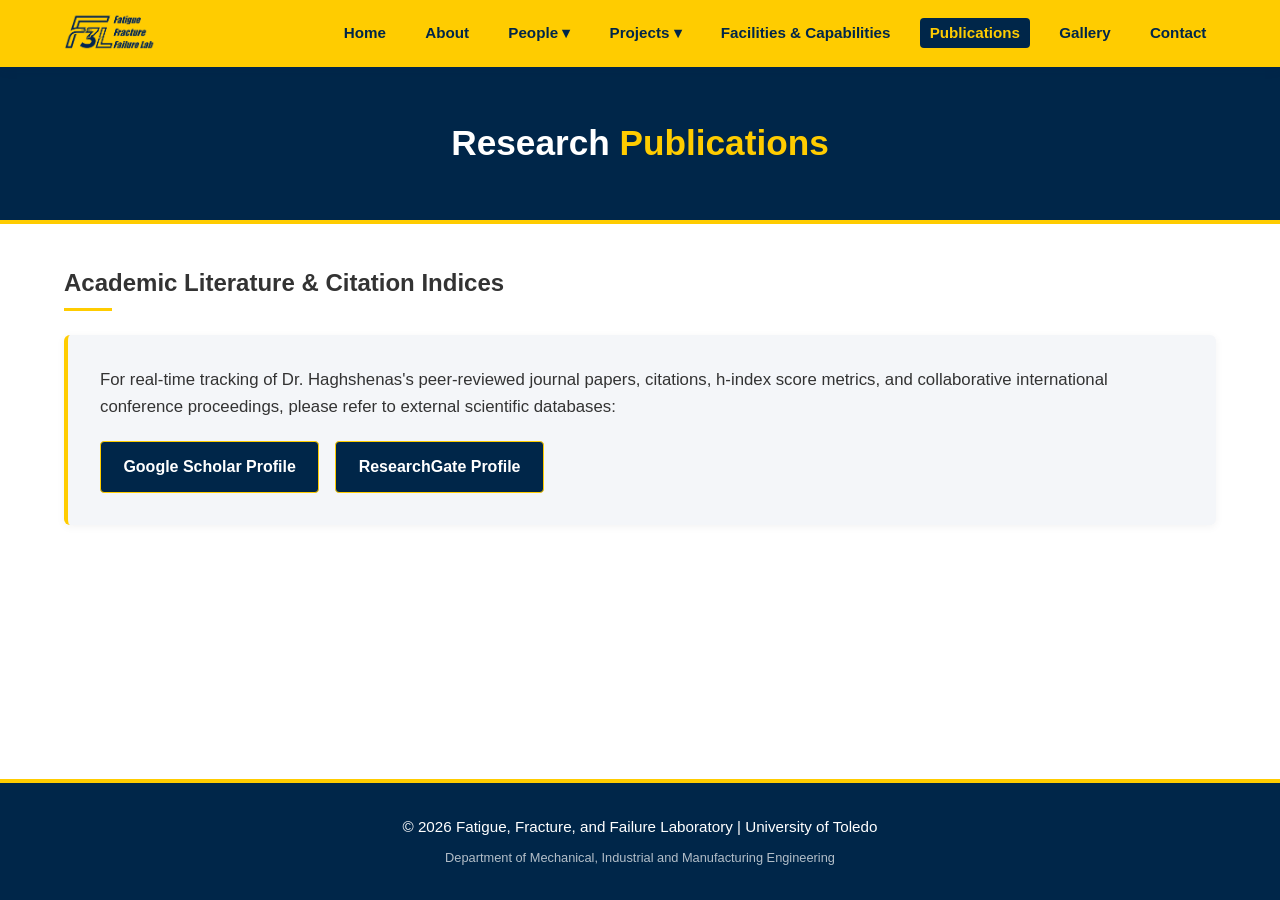
<file: publications.html>
<!DOCTYPE html>
<html lang="en">
<head>
    <meta charset="UTF-8">
    <meta name="viewport" content="width=device-width, initial-scale=1.0">
    <title>Publications | F3L - Fatigue, Fracture, and Failure Laboratory</title>
    <link rel="shortcut icon" href="images/f3l.png">
    <link rel="stylesheet" href="css/styles.css">
</head>
<body>

    <header>
        <div class="nav-container">
            <div class="logo-image-container">
                <a href="index.html">
                    <img src="images/f3l-logo.png" alt="F3L - Fatigue, Fracture, and Failure Lab Logo" class="nav-logo">
                </a>
            </div>
            <nav>
                <ul>
                    <li><a href="index.html">Home</a></li>
                    <li><a href="about.html">About</a></li>
                    <li class="dropdown">
                        <a href="#" class="dropdown-toggle">People ▾</a>
                        <ul class="dropdown-menu">
                            <li><a href="members.html">Lab Members</a></li>
                            <li><a href="alumni.html">Alumni</a></li>
                        </ul>
                    </li>
                    <li class="dropdown">
                        <a href="#" class="dropdown-toggle">Projects ▾</a>
                        <ul class="dropdown-menu">
                            <li><a href="active-projects.html">Active Projects</a></li>
                            <li><a href="closed-projects.html">Closed Projects</a></li>
                        </ul>
                    </li>
                    <li><a href="facilities&capabilities.html">Facilities & Capabilities</a></li>
                    <li><a href="publications.html" class="active">Publications</a></li>
                    <li><a href="gallery.html">Gallery</a></li>
                    <li><a href="contact.html">Contact</a></li>
                </ul>
            </nav>
        </div>
    </header>

    <div class="page-banner">
        <h1>Research <span>Publications</span></h1>
    </div>

    <main>
        <section>
            <h2>Academic Literature &amp; Citation Indices</h2>
            <div class="card-accent-bar"></div>
            <div class="scholar-cta-box">
                <p style="margin-bottom: 1.25rem; font-size: 1.05rem; line-height: 1.6;">
                    For real-time tracking of Dr. Haghshenas's peer-reviewed journal papers, citations, h-index score metrics, and collaborative international conference proceedings, please refer to external scientific databases:
                </p>
                <div style="display: flex; gap: 1rem; flex-wrap: wrap;">
                    <a href="https://scholar.google.com/citations?user=YW417wYAAAAJ&hl=en" target="_blank" rel="noopener noreferrer" class="btn-scholar">Google Scholar Profile</a>
                    <a href="https://www.researchgate.net/profile/Meysam-Haghshenas" target="_blank" rel="noopener noreferrer" class="btn-scholar">ResearchGate Profile</a>
                </div>
            </div>
        </section>
    </main>

    <footer>
        <div class="footer-credits">
            <p>&copy; 2026 Fatigue, Fracture, and Failure Laboratory | University of Toledo</p>
            <p style="opacity: 0.7; font-size: 0.8rem; margin-top: 0.5rem;">Department of Mechanical, Industrial and Manufacturing Engineering</p>
        </div>
    </footer>
</body>
</html>
</file>
<file: css/styles.css>
/* ==========================================================================
   F3L Laboratory - Global Brand Design System
   University of Toledo MIME Department
   ========================================================================== */

:root {
    --ut-navy: #002649;
    --ut-gold: #FFCC00;
    --ut-gold-hover: #e6b800;
    --light-bg: #f4f6f9;
    --dark-gray: #333333;
    --muted-gray: #666666;
    --border-color: #e2e8f0;
    --font-primary: -apple-system, BlinkMacSystemFont, "Segoe UI", Roboto, Oxygen, Ubuntu, Cantarell, "Open Sans", "Helvetica Neue", sans-serif;
    --font-heading: 'Bentham', Georgia, serif;
}

*, *::before, *::after {
    box-sizing: border-box;
    margin: 0;
    padding: 0;
}

body {
    font-family: var(--font-primary);
    background-color: #ffffff;
    color: var(--dark-gray);
    line-height: 1.6;
    display: flex;
    flex-direction: column;
    min-height: 100vh;
}

/* --- Header & Navigation --- */
header {
    background-color: var(--ut-gold);
    box-shadow: 0 2px 10px rgba(0, 38, 73, 0.12);
    position: sticky;
    top: 0;
    z-index: 1000;
}

.nav-container {
    max-width: 1200px;
    margin: 0 auto;
    padding: 0.6rem 1.5rem;
    display: flex;
    justify-content: space-between;
    align-items: center;
}

.nav-logo {
    height: 48px;
    width: auto;
    display: block;
}

nav ul {
    list-style: none;
    display: flex;
    align-items: center;
    gap: 1.25rem;
}

nav a {
    text-decoration: none;
    color: var(--ut-navy);
    font-weight: 700;
    font-size: 0.95rem;
    padding: 0.4rem 0.6rem;
    border-radius: 4px;
    transition: background-color 0.2s ease, color 0.2s ease;
}

nav a:hover,
nav a.active {
    background-color: var(--ut-navy);
    color: var(--ut-gold);
}

/* Dropdowns */
.dropdown {
    position: relative;
}

.dropdown-menu {
    display: none;
    position: absolute;
    top: 100%;
    left: 0;
    background-color: var(--ut-navy);
    box-shadow: 0 6px 16px rgba(0, 0, 0, 0.2);
    border-radius: 4px;
    min-width: 170px;
    flex-direction: column;
    padding: 0.5rem 0;
    gap: 0;
    z-index: 1001;
}

.dropdown-menu li {
    width: 100%;
}

.dropdown-menu a {
    color: #ffffff;
    display: block;
    padding: 0.5rem 1rem;
    font-weight: 500;
}

.dropdown-menu a:hover,
.dropdown-menu a.active {
    background-color: var(--ut-gold);
    color: var(--ut-navy);
}

.dropdown:hover .dropdown-menu {
    display: flex;
}

/* --- Hero Section & Video --- */
.hero-slideshow {
    position: relative;
    width: 100%;
    height: 380px;
    overflow: hidden;
    background-color: var(--ut-navy);
    display: flex;
    align-items: center;
    justify-content: center;
    text-align: center;
}

.hero-video {
    position: absolute;
    top: 50%;
    left: 50%;
    transform: translate(-50%, -50%);
    min-width: 100%;
    min-height: 100%;
    width: auto;
    height: auto;
    object-fit: cover;
    z-index: 1;
}

.hero-overlay {
    position: absolute;
    inset: 0;
    background: linear-gradient(180deg, rgba(0, 38, 73, 0.72) 0%, rgba(0, 38, 73, 0.88) 100%);
    z-index: 2;
}

.hero-content {
    position: relative;
    z-index: 3;
    max-width: 850px;
    padding: 0 1.5rem;
    color: #ffffff;
}

.hero-content h1 span {
    color: var(--ut-gold);
    font-size: 3rem;
    font-weight: 900;
    letter-spacing: 2px;
}

.bentham-regular {
    font-family: var(--font-heading);
    font-size: 2rem;
    margin-top: -0.25rem;
    margin-bottom: 0.75rem;
    font-weight: 400;
}

#heroCaption {
    font-size: 1.05rem;
    max-width: 720px;
    margin: 0 auto 1.5rem auto;
    opacity: 1;
    transition: opacity 0.4s ease-in-out;
}

.page-banner {
    background-color: var(--ut-navy);
    color: #ffffff;
    padding: 3rem 1.5rem;
    text-align: center;
    border-bottom: 4px solid var(--ut-gold);
}

.page-banner h1 {
    font-size: 2.2rem;
}

.page-banner h1 span {
    color: var(--ut-gold);
}

/* --- Layout Framework --- */
main {
    flex: 1;
    max-width: 1200px;
    width: 100%;
    margin: 2.5rem auto;
    padding: 0 1.5rem;
}

.main-layout-container {
    display: grid;
    grid-template-columns: 1.4fr 1fr;
    gap: 2rem;
    align-items: start;
}

.overview-card, .updates-card {
    border-radius: 8px;
    padding: 1.75rem;
    box-shadow: 0 4px 14px rgba(0, 0, 0, 0.08);
    border-top: 4px solid var(--ut-gold);
}

.overview-card {
    background: #ffffff;
}

.overview-card h2 {
    color: var(--ut-navy);
    font-size: 1.6rem;
}

.overview-card p {
    color: #333333;
    line-height: 1.7;
    margin-top: 0.75rem;
}

.updates-card {
    background-color: var(--ut-navy);
    color: #ffffff;
}

.updates-card h2 {
    color: #ffffff;
    font-size: 1.4rem;
}

.card-accent-bar {
    width: 48px;
    height: 3px;
    background-color: var(--ut-gold);
    margin-top: 0.4rem;
    margin-bottom: 1.25rem;
}

/* Buttons */
.btn {
    display: inline-block;
    background-color: var(--ut-gold);
    color: var(--ut-navy);
    font-weight: 700;
    text-decoration: none;
    padding: 0.75rem 1.5rem;
    border-radius: 4px;
    transition: background 0.2s ease, transform 0.2s ease;
}

.btn:hover {
    background-color: var(--ut-gold-hover);
    transform: translateY(-2px);
}

/* --- Slideshow Geometry --- */
.slideshow-wrapper {
    position: relative;
    width: 100%;
    overflow: hidden;
    border-radius: 6px;
    background: #000000;
}

a.mySlides {
    display: none;
    width: 100%;
    text-decoration: none;
}

a.mySlides img {
    width: 100%;
    aspect-ratio: 4 / 3;
    object-fit: cover;
    object-position: center top;
    display: block;
}

.slide-nav-btn {
    position: absolute;
    top: 50%;
    transform: translateY(-50%);
    background: rgba(0, 38, 73, 0.85);
    color: var(--ut-gold);
    border: none;
    width: 36px;
    height: 36px;
    display: flex;
    align-items: center;
    justify-content: center;
    cursor: pointer;
    font-size: 1.1rem;
    border-radius: 50%;
    transition: background 0.2s ease, transform 0.2s ease;
    z-index: 10;
}

.slide-nav-btn:hover {
    background: var(--ut-navy);
    transform: translateY(-50%) scale(1.08);
}

.slide-nav-btn.prev { left: 8px; }
.slide-nav-btn.next { right: 8px; }

/* --- Grids (Members, Capabilities, Facilities) --- */
.profile-grid {
    display: grid;
    grid-template-columns: repeat(auto-fill, minmax(280px, 1fr));
    gap: 1.75rem;
    margin-top: 1.5rem;
}

.profile-card {
    background: var(--light-bg);
    border-radius: 8px;
    border-top: 4px solid var(--ut-gold);
    padding: 1.5rem;
    display: flex;
    flex-direction: column;
    box-shadow: 0 4px 10px rgba(0,0,0,0.04);
}

.profile-card img {
    width: 100%;
    aspect-ratio: 1 / 1;
    object-fit: cover;
    object-position: center top;
    border-radius: 6px;
    margin-bottom: 1rem;
    background-color: #e2e8f0;
}

.profile-card h3 {
    color: var(--ut-navy);
    margin-bottom: 0.25rem;
    font-size: 1.2rem;
}

.member-role {
    color: var(--muted-gray);
    font-weight: 700;
    font-size: 0.9rem;
    margin-bottom: 0.75rem;
}

.profile-card p {
    font-size: 0.92rem;
    line-height: 1.55;
    flex-grow: 1;
    margin-bottom: 1rem;
}

.profile-link {
    display: inline-block;
    color: var(--ut-navy);
    font-weight: 700;
    text-decoration: underline;
    font-size: 0.9rem;
}

.profile-link:hover {
    color: #0056b3;
}

.profile-link-disabled {
    color: var(--muted-gray);
    font-size: 0.9rem;
}

.alumni-links a {
    color: var(--ut-navy);
    font-weight: 700;
    font-size: 0.9rem;
    text-decoration: none;
}

.alumni-links a:hover {
    text-decoration: underline;
}

.grid-capabilities {
    display: grid;
    grid-template-columns: repeat(auto-fit, minmax(260px, 1fr));
    gap: 1.5rem;
    margin-top: 1.5rem;
}

.capability-card {
    background: var(--light-bg);
    border-left: 4px solid var(--ut-gold);
    border-radius: 6px;
    padding: 1.5rem;
}

.capability-card h3 {
    color: var(--ut-navy);
    margin-bottom: 0.5rem;
}

/* Equipment Grid */
.equipment-grid {
    display: grid;
    grid-template-columns: repeat(auto-fit, minmax(300px, 1fr));
    gap: 1.5rem;
    margin-top: 1.5rem;
}

.equipment-card {
    background-color: var(--light-bg);
    padding: 1.5rem;
    border-radius: 6px;
    border-top: 4px solid var(--ut-navy);
    box-shadow: 0 2px 8px rgba(0,0,0,0.06);
}

.equipment-card img {
    width: 100%;
    height: 200px;
    object-fit: contain;
    object-position: center;
    border-radius: 4px;
    margin-bottom: 1rem;
    padding: 0.5rem;
    background: #ffffff;
}

.equipment-card h3 {
    color: var(--ut-navy);
    margin-bottom: 0.75rem;
    font-size: 1.15rem;
}

.equipment-card ul {
    margin-left: 1.2rem;
    list-style-type: disc;
    color: var(--dark-gray);
    font-size: 0.95rem;
}

.equipment-card li {
    margin-bottom: 0.4rem;
}

.capabilities-list {
    margin-top: 1.25rem;
    margin-left: 1.5rem;
    list-style-type: square;
    columns: 2;
    column-gap: 2.5rem;
}

.capabilities-list li {
    margin-bottom: 0.5rem;
}

/* --- Archive Project Framework --- */
.archive-summary-grid {
    display: grid;
    grid-template-columns: repeat(auto-fit, minmax(160px, 1fr));
    gap: 1rem;
    margin: 1.5rem 0 2rem 0;
}

.archive-summary-card {
    background: var(--light-bg);
    border: 1px solid var(--border-color);
    padding: 1rem;
    border-radius: 6px;
    text-align: center;
}

/* --- Principal Investigator Featured Banner --- */
.pi-card {
    background: var(--light-bg);
    border-top: 4px solid var(--ut-gold);
    border-radius: 8px;
    padding: 2.5rem 2rem;
    box-shadow: 0 4px 14px rgba(0, 0, 0, 0.05);
    margin-top: 1.5rem;
    width: 100%;
    display: flex;
    flex-direction: column;
    align-items: center; /* Horizontally centers the photo, name, and subtitle */
    text-align: center;
}

.pi-card img {
    width: 220px;
    height: 220px;
    aspect-ratio: 1 / 1;
    object-fit: cover;
    object-position: center top;
    border-radius: 50%; /* Clean circular portrait frame */
    border: 4px solid var(--ut-gold);
    box-shadow: 0 4px 12px rgba(0, 38, 73, 0.15);
    margin: 0 auto 1.5rem auto;
    display: block;
}

.pi-card h3 {
    color: var(--ut-navy);
    font-size: 1.6rem;
    margin-bottom: 0.3rem;
}

.pi-card .member-role {
    color: var(--muted-gray);
    font-size: 1rem;
    font-weight: 700;
    margin-bottom: 1.5rem;
}

.pi-bio {
    max-width: 820px; /* Keeps long paragraph text comfortable to read */
    text-align: left; /* Left-aligns body text for clean readability */
    margin: 0 auto;
}

.pi-bio p {
    font-size: 0.98rem;
    line-height: 1.7;
    color: var(--dark-gray);
    margin-bottom: 1rem;
}

.pi-card .profile-link {
    display: inline-block;
    margin-top: 0.5rem;
    background-color: var(--ut-navy);
    color: #ffffff;
    padding: 0.6rem 1.4rem;
    border-radius: 4px;
    text-decoration: none;
    font-weight: 600;
    font-size: 0.95rem;
    transition: background-color 0.2s ease, color 0.2s ease;
}

.pi-card .profile-link:hover {
    background-color: var(--ut-gold);
    color: var(--ut-navy);
}

@media (max-width: 600px) {
    .pi-card {
        padding: 1.75rem 1.25rem;
    }
    
    .pi-card img {
        width: 180px;
        height: 180px;
    }
    
    .pi-bio {
        text-align: left;
    }
}
.archive-summary-label {
    font-size: 0.8rem;
    text-transform: uppercase;
    color: var(--muted-gray);
    letter-spacing: 0.5px;
}

.archive-summary-val {
    margin-top: 0.25rem;
}

.archive-summary-val strong {
    font-size: 1.5rem;
    color: var(--ut-navy);
}

.archive-summary-val span {
    font-size: 0.85rem;
    color: var(--muted-gray);
    margin-left: 0.25rem;
}

.archive-container {
    display: grid;
    grid-template-columns: 260px 1fr;
    gap: 2rem;
    align-items: start;
}

.archive-sidebar {
    background: var(--light-bg);
    padding: 1.25rem;
    border-radius: 6px;
    border: 1px solid var(--border-color);
}

.archive-sponsor-btn {
    width: 100%;
    display: flex;
    justify-content: space-between;
    align-items: center;
    padding: 0.75rem 1rem;
    margin-bottom: 0.5rem;
    background: #ffffff;
    border: 1px solid var(--border-color);
    border-radius: 4px;
    font-weight: 600;
    color: var(--ut-navy);
    cursor: pointer;
    transition: all 0.2s ease;
}

.archive-sponsor-btn:hover {
    background: #edf2f7;
}

.archive-sponsor-btn[aria-pressed="true"] {
    background: var(--ut-navy);
    color: var(--ut-gold);
    border-color: var(--ut-navy);
}

.archive-sponsor-btn small {
    background: rgba(0,0,0,0.08);
    padding: 0.15rem 0.5rem;
    border-radius: 12px;
}

.archive-sponsor-btn[aria-pressed="true"] small {
    background: var(--ut-gold);
    color: var(--ut-navy);
}

.archive-card {
    background: #ffffff;
    border: 1px solid var(--border-color);
    border-left: 4px solid var(--ut-gold);
    border-radius: 6px;
    padding: 1.25rem;
    margin-bottom: 1rem;
}

.archive-card-top {
    display: flex;
    justify-content: space-between;
    align-items: baseline;
    gap: 1rem;
}

.archive-card-title {
    color: var(--ut-navy);
    font-size: 1.15rem;
}

.archive-year-badge {
    background: var(--light-bg);
    font-size: 0.8rem;
    padding: 0.2rem 0.5rem;
    border-radius: 4px;
    font-weight: 600;
    white-space: nowrap;
}

.archive-meta {
    font-size: 0.85rem;
    color: var(--muted-gray);
    margin: 0.5rem 0;
    display: flex;
    gap: 1.5rem;
}

.archive-desc {
    font-size: 0.95rem;
    color: #4a5568;
}
/* --- Sponsor Logo Button & Header Formatting --- */
.archive-sponsor-btn {
    display: flex;
    justify-content: space-between;
    align-items: center;
    padding: 0.6rem 0.85rem;
    gap: 0.75rem;
    min-height: 52px;
}

.sponsor-btn-brand {
    display: flex;
    align-items: center;
    gap: 0.5rem;
    max-width: calc(100% - 35px);
}

.sponsor-btn-logo {
    height: 28px;
    max-width: 130px;
    object-fit: contain;
    object-position: left center;
    filter: drop-shadow(0 1px 1px rgba(0, 0, 0, 0.05));
}

/* Invert or enhance logo visibility when active/pressed */
.archive-sponsor-btn[aria-pressed="true"] .sponsor-btn-logo {
    background: #ffffff;
    padding: 2px 6px;
    border-radius: 3px;
}

.archive-header {
    background: var(--light-bg);
    border: 1px solid var(--border-color);
    border-left: 4px solid var(--ut-gold);
    border-radius: 6px;
    padding: 1.25rem 1.5rem;
    margin-bottom: 1.5rem;
}

.sponsor-header-content {
    display: flex;
    align-items: center;
    gap: 1.5rem;
}

.sponsor-detail-logo {
    max-height: 60px;
    max-width: 160px;
    object-fit: contain;
    background: #ffffff;
    padding: 0.4rem 0.6rem;
    border-radius: 4px;
    border: 1px solid var(--border-color);
}
/* ================= GALLERY PAGE ================= */
.gallery-filters {
    display: flex;
    flex-wrap: wrap;
    gap: 0.65rem;
    margin: 1.75rem 0 2rem;
}

.filter-btn {
    padding: 0.55rem 1.15rem;
    border: 1.5px solid var(--ut-navy, #002855);
    background: #ffffff;
    color: var(--ut-navy, #002855);
    font-weight: 600;
    font-size: 0.9rem;
    border-radius: 4px;
    cursor: pointer;
    transition: background-color 0.2s ease, color 0.2s ease;
}

.filter-btn:hover,
.filter-btn.active {
    background: var(--ut-navy, #002855);
    color: #ffffff;
}

.gallery-grid {
    display: grid;
    grid-template-columns: repeat(auto-fill, minmax(290px, 1fr));
    gap: 1.75rem;
}

.gallery-item {
    margin: 0;
    background: #ffffff;
    border-radius: 8px;
    overflow: hidden;
    box-shadow: 0 4px 14px rgba(0, 0, 0, 0.08);
    border-top: 4px solid var(--ut-navy, #002855);
    cursor: pointer;
    display: flex;
    flex-direction: column;
    transition: transform 0.25s ease, box-shadow 0.25s ease;
}

.gallery-item.is-hidden {
    display: none;
}

.gallery-item:hover {
    transform: translateY(-4px);
    box-shadow: 0 10px 22px rgba(0, 0, 0, 0.14);
}

.gallery-item img {
    width: 100%;
    height: 220px;
    object-fit: cover;
    display: block;
}

.gallery-item figcaption {
    padding: 1.15rem 1.25rem 1.35rem;
    flex: 1;
}

.gallery-tag {
    display: inline-block;
    font-size: 0.72rem;
    font-weight: 700;
    text-transform: uppercase;
    letter-spacing: 0.05em;
    color: var(--ut-navy, #002855);
    background: var(--ut-gold, #ffce00);
    padding: 0.2rem 0.55rem;
    border-radius: 3px;
    margin-bottom: 0.55rem;
}

.gallery-item h3 {
    color: var(--ut-navy, #002855);
    font-size: 1.08rem;
    margin: 0 0 0.4rem;
}

.gallery-item p {
    font-size: 0.9rem;
    line-height: 1.5;
    margin: 0;
    color: #444444;
}

/* Lightbox Modal */
.lightbox-modal {
    position: fixed;
    inset: 0;
    background: rgba(10, 18, 32, 0.92);
    display: none;
    align-items: center;
    justify-content: center;
    z-index: 2000;
    padding: 1.5rem;
}
.slideshow-overlay {
    z-index: 2;
}

/* Keep faces centered at the top of portrait cards in the grid */
.gallery-item img {
    width: 100%;
    height: 240px;
    object-fit: cover;
    object-position: center top;
    display: block;
}

.lightbox-modal.open {
    display: flex;
}

.lightbox-content {
    max-width: 920px;
    width: 100%;
    text-align: center;
}

.lightbox-content img {
    max-height: 72vh;
    max-width: 100%;
    border-radius: 6px;
    box-shadow: 0 8px 30px rgba(0, 0, 0, 0.5);
}

.lightbox-caption {
    color: #ffffff;
    margin-top: 1rem;
}

.lightbox-caption h3 {
    color: var(--ut-gold, #ffce00);
    margin-bottom: 0.3rem;
}

.lightbox-caption p {
    font-size: 0.95rem;
    opacity: 0.9;
}

.lightbox-close,
.lightbox-nav {
    position: fixed;
    background: rgba(255, 255, 255, 0.12);
    color: #ffffff;
    border: none;
    font-size: 1.75rem;
    width: 46px;
    height: 46px;
    border-radius: 50%;
    cursor: pointer;
    transition: background-color 0.2s ease;
}

.lightbox-close:hover,
.lightbox-nav:hover {
    background: var(--ut-gold, #ffce00);
    color: var(--ut-navy, #002855);
}

.lightbox-close {
    top: 1.25rem;
    right: 1.5rem;
}

.lightbox-nav.prev {
    left: 1.25rem;
    top: 50%;
    transform: translateY(-50%);
}

.lightbox-nav.next {
    right: 1.25rem;
    top: 50%;
    transform: translateY(-50%);
}
/* ================= AUTOMATIC GALLERY SLIDESHOW ================= */
.gallery-slideshow {
    position: relative;
    margin-top: 1.5rem;
    background: #0b192c;
    border-radius: 10px;
    overflow: hidden;
    box-shadow: 0 8px 24px rgba(0, 0, 0, 0.16);
    border-top: 4px solid var(--ut-gold, #ffce00);
}

.slideshow-stage {
    position: relative;
    width: 100%;
    height: 460px;
    display: flex;
    align-items: center;
    justify-content: center;
    background: #081220;
    overflow: hidden;
}
/* Blurred ambient fill behind vertical/square images */
.slideshow-stage::before {
    content: "";
    position: absolute;
    inset: -20px;
    background-image: var(--slide-bg);
    background-size: cover;
    background-position: center;
    filter: blur(22px) brightness(0.45);
    z-index: 0;
}
.slideshow-stage img {
    position: relative;
    z-index: 1;
    width: 100%;
    height: 100%;
    object-fit: contain;
    transition: opacity 0.25s ease;
}

.slideshow-overlay {
    position: absolute;
    left: 0;
    right: 0;
    bottom: 0;
    padding: 2.25rem 1.75rem 1.35rem;
    background: linear-gradient(to top, rgba(6, 15, 29, 0.94) 15%, rgba(6, 15, 29, 0) 100%);
    color: #ffffff;
}

.slideshow-overlay h3 {
    color: #ffffff;
    font-size: 1.3rem;
    margin: 0.2rem 0 0.35rem;
}

.slideshow-overlay p {
    color: rgba(255, 255, 255, 0.88);
    font-size: 0.95rem;
    margin: 0;
    max-width: 760px;
}

.auto-slide-btn {
    position: absolute;
    top: 50%;
    transform: translateY(-50%);
    background: rgba(0, 40, 85, 0.78);
    color: #ffffff;
    border: 1px solid rgba(255, 255, 255, 0.25);
    width: 44px;
    height: 44px;
    border-radius: 50%;
    font-size: 1.25rem;
    cursor: pointer;
    z-index: 10;
    transition: background-color 0.2s ease, color 0.2s ease;
}

.auto-slide-btn:hover {
    background: var(--ut-gold, #ffce00);
    color: var(--ut-navy, #002855);
}

.auto-slide-btn.prev { left: 1rem; }
.auto-slide-btn.next { right: 1rem; }

.slideshow-toolbar {
    display: flex;
    justify-content: space-between;
    align-items: center;
    padding: 0.65rem 1.25rem;
    background: var(--ut-navy, #002855);
    color: #ffffff;
    font-size: 0.88rem;
    font-weight: 600;
}

.slideshow-toggle-btn {
    background: transparent;
    color: var(--ut-gold, #ffce00);
    border: 1px solid var(--ut-gold, #ffce00);
    padding: 0.25rem 0.85rem;
    border-radius: 4px;
    font-weight: 600;
    font-size: 0.82rem;
    cursor: pointer;
    transition: background-color 0.2s ease, color 0.2s ease;
}

.slideshow-toggle-btn:hover {
    background: var(--ut-gold, #ffce00);
    color: var(--ut-navy, #002855);
}

@media (max-width: 768px) {
    .slideshow-stage {
        height: 320px;
    }
}
@media (max-width: 600px) {
    .sponsor-header-content {
        flex-direction: column;
        align-items: flex-start;
        gap: 0.75rem;
    }
}
/* --- Contact & Publications Layouts --- */
.contact-layout {
    display: grid;
    grid-template-columns: 1fr 1fr;
    gap: 2.5rem;
    margin-top: 2rem;
    align-items: start;
}

.contact-info-block {
    background-color: #ffffff;
    padding: 2rem;
    border-radius: 8px;
    box-shadow: 0 4px 14px rgba(0,0,0,0.06);
    border-top: 4px solid var(--ut-gold);
}

.contact-location-block {
    background-color: var(--light-bg);
    padding: 2rem;
    border-radius: 8px;
    border-left: 4px solid var(--ut-navy);
    box-shadow: 0 4px 14px rgba(0,0,0,0.06);
}

.linkedin-link svg {
    fill: var(--ut-navy);
    transition: fill 0.2s ease;
}

.linkedin-link:hover svg {
    fill: var(--ut-gold);
}

.scholar-cta-box {
    background-color: var(--light-bg);
    border-left: 4px solid var(--ut-gold);
    border-radius: 6px;
    padding: 2rem;
    margin-top: 1.5rem;
    box-shadow: 0 2px 8px rgba(0,0,0,0.05);
}

.btn-scholar {
    background-color: var(--ut-navy);
    color: #ffffff;
    border: 1px solid var(--ut-gold);
    padding: 0.75rem 1.4rem;
    border-radius: 4px;
    text-decoration: none;
    font-weight: 600;
    display: inline-block;
    transition: all 0.2s ease;
}

.btn-scholar:hover {
    background-color: var(--ut-gold);
    color: var(--ut-navy);
}

/* --- Footer --- */
footer {
    background-color: var(--ut-navy);
    color: #ffffff;
    padding: 2rem 1.5rem;
    text-align: center;
    border-top: 4px solid var(--ut-gold);
    margin-top: auto;
}

.footer-credits p:first-child {
    font-size: 0.95rem;
    font-weight: 500;
}

/* --- Responsive Breakpoints --- */

@media (max-width: 900px) {
     .main-layout-container,
    .archive-container,
    .contact-layout {
        grid-template-columns: 1fr;
    }
    /* Stack the logo and navigation vertically */
    .nav-container {
        flex-direction: column;
        align-items: center;
        gap: 0.75rem;
        padding: 0.75rem 1rem;
    }

    /* Center and wrap nav links beneath the logo */
    nav ul {
        flex-wrap: wrap;
        justify-content: center;
        gap: 0.4rem 0.6rem;
    }

    nav a {
        font-size: 0.85rem;
        padding: 0.35rem 0.5rem;
    }

    /* Position dropdown menu correctly when items wrap */
    .dropdown-menu {
        position: static;
        width: 100%;
        margin-top: 0.25rem;
    }

    .capabilities-list {
        columns: 1;
    }
}
</file>
